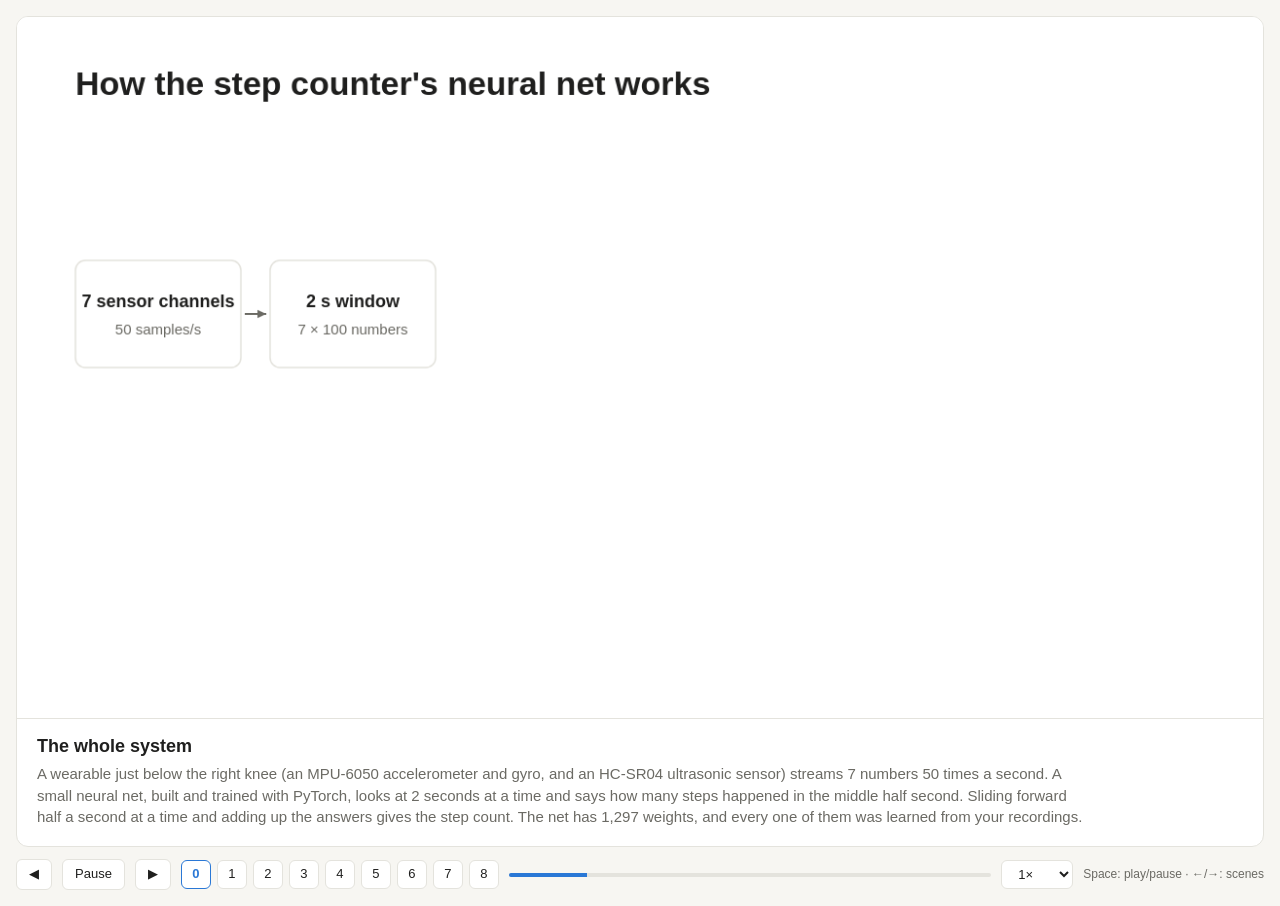
<file: Project 7 - Step Counter/explain.html>
<!doctype html>
<html lang="en">
<head>
<meta charset="utf-8">
<meta name="viewport" content="width=device-width, initial-scale=1">
<title>How the Step Net Works</title>
<!-- An animation of the step counter's neural net, from the sensors through PyTorch to
     back-propagation. Every number is real: explain_export.py fills in the data block below
     from your recordings and trained nets. Space = play/pause, arrows = previous/next scene. -->
<style>
  :root {
    color-scheme: light;
    --bg: #f7f6f2; --surface: #ffffff; --ink: #1f1f1e; --muted: #6b6a64; --line: #e4e3dd;
    --blue: #2a78d6; --orange: #eb6834; --aqua: #1baf7a; --yellow: #eda100; --neutral: #f1f0ec;
  }
  @media (prefers-color-scheme: dark) {
    :root:not([data-theme="light"]) {
      color-scheme: dark;
      --bg: #121211; --surface: #1a1a19; --ink: #f0efec; --muted: #a8a69c; --line: #33332f;
      --blue: #3987e5; --orange: #d95926; --aqua: #199e70; --yellow: #c98500; --neutral: #2a2a27;
    }
  }
  :root[data-theme="dark"] {
    color-scheme: dark;
    --bg: #121211; --surface: #1a1a19; --ink: #f0efec; --muted: #a8a69c; --line: #33332f;
    --blue: #3987e5; --orange: #d95926; --aqua: #199e70; --yellow: #c98500; --neutral: #2a2a27;
  }
  * { box-sizing: border-box; }
  body { margin: 0; background: var(--bg); color: var(--ink);
         font: 15px/1.45 -apple-system, BlinkMacSystemFont, "Segoe UI", Roboto, sans-serif; }
  .wrap { max-width: 1280px; margin: 0 auto; padding: 16px; }
  .stage { background: var(--surface); border: 1px solid var(--line); border-radius: 12px; overflow: hidden; }
  canvas { display: block; width: 100%; height: auto; aspect-ratio: 16 / 9; }
  .caption { padding: 14px 20px 18px; border-top: 1px solid var(--line); min-height: 96px; }
  .caption h2 { margin: 0 0 4px; font-size: 18px; }
  .caption p { margin: 0; color: var(--muted); max-width: 70em; }
  .bar { display: flex; flex-wrap: wrap; align-items: center; gap: 10px; margin-top: 12px; }
  button, select { font: inherit; font-size: 13px; color: var(--ink); background: var(--surface);
                   border: 1px solid var(--line); border-radius: 6px; padding: 5px 12px; cursor: pointer; }
  .dots { display: flex; gap: 6px; flex-wrap: wrap; }
  .dots button { width: 30px; padding: 4px 0; text-align: center; }
  .dots button[aria-current="true"] { border-color: var(--blue); color: var(--blue); font-weight: 700; }
  .progress { flex: 1; min-width: 120px; height: 4px; background: var(--line); border-radius: 2px; overflow: hidden; }
  .progress div { height: 100%; width: 0; background: var(--blue); }
  .hint { font-size: 12px; color: var(--muted); }
</style>
</head>
<body>
<div class="wrap">
  <div class="stage">
    <canvas id="c" width="1280" height="720" aria-label="Animation of the step-counting neural net"></canvas>
    <div class="caption"><h2 id="title"></h2><p id="text"></p></div>
  </div>
  <div class="bar">
    <button id="prev" aria-label="Previous scene">◀</button>
    <button id="play">Pause</button>
    <button id="next" aria-label="Next scene">▶</button>
    <div class="dots" id="dots"></div>
    <div class="progress"><div id="prog"></div></div>
    <select id="speed" aria-label="Speed"><option value="0.5">0.5×</option><option value="1" selected>1×</option><option value="1.5">1.5×</option></select>
    <span class="hint">Space: play/pause · ←/→: scenes</span>
  </div>
</div>

<script>
const D = /*DATA-BEGIN*/{"channels":["ax","ay","az","gx","gy","gz","dist"],"rate":50,"window":100,"hop":25,"center":37,"session":"walking_1102-185749","counted":81,"context":[[0.542,0.095,-0.332,-0.329,-0.187,0.051,0.087,-0.002,-0.096,-0.1,-0.074,-0.097,-0.024,0.196,0.3,0.222,0.013,0.079,0.119,0.346,0.552,0.39,0.144,-0.581,-0.695,0.036,0.363,0.362,0.167,0.452,0.507,0.748,0.092,0.166,0.217,0.049,0.085,0.092,0.15,0.202,0.158,-0.258,-0.447,-0.68,0.335,1.346,1.076,0.754,0.045,-0.751,-1.042,-0.793,0.062,0.538,0.59,0.44,-0.012,-0.297,-0.386,-0.062,0.205,0.275,0.024,-0.091,-0.18,-0.102,-0.075,-0.041,0.125,0.18,0.202,0.097,0.022,0.044,0.303,0.436,0.477,0.246,0.043,-0.341,-0.676,-0.068,0.434,0.225,0.111,0.297,0.46,0.668,-0.127,0.267,0.166,0.044,0.089,0.159,0.056,-0.022,0.107,-0.09,-0.631,-0.758,-0.164,1.465,1.518,1.442,0.045,-0.526,-1.701,-0.699,-0.19,0.399,0.785,0.532,-0.091,-0.393,-0.354,-0.183,0.101,0.155,0.038,-0.119,-0.146,-0.134,-0.09,-0.036,0.12,0.29,0.208,0.089,0.001,0.057,0.329,0.533,0.351,0.092,-0.271,-0.711,-0.254,0.514,0.406,0.185,0.355,0.54,0.829,0.078,0.177,0.247,0.045,0.094,-0.049,-0.035,0.113,0.331,-0.377,-0.619,-0.692,0.229,0.956,1.153,1.097,0.485,-0.514,-1.341,-1.186,-0.135,0.591,0.712,0.531,-0.115,-0.458,-0.255,-0.19,0.046,0.2,0.025,-0.069,-0.182,-0.181,-0.12,-0.073,0.008,0.084,0.129,0.083,0.043,0.031,0.287,0.493,0.598,0.339,0.249,-0.17,-0.642,-0.1,0.511,0.159,0.012,0.207,0.322,0.583,0.292,0.203,0.153,0.228,0.226,0.207,0.364,0.308,0.26,-0.252,-0.781,-0.696,0.17,0.906,0.396,0.477,-0.543,-0.673,-0.422,0.274,0.537,0.424,0.021,-0.186,-0.343,-0.139,-0.049,0.143,0.141,0.138,-0.041,-0.165,-0.192,-0.158,0.009,0.083,0.275,0.305,0.19,-0.011,0.084,0.159,0.408,0.501,0.299,0.102,-0.66,-0.812,0.256,0.242,0.196,0.065,0.169,0.267,0.919,-0.137,0.288,0.041,0.009,0.029,0.024,0.105,0.212,0.255,-0.49,-0.669,-0.33,0.735,1.356,1.021,0.68,-0.219,-1.069,-1.237,-0.562,0.043,0.672,0.718,0.379,-0.34,-0.369,-0.36,0.105,0.211,0.162,-0.076,-0.129,-0.132,-0.139,-0.065,0.086,0.278,0.252,0.076,-0.021,0.039,0.263,0.504,0.468,0.004,-0.272],[0.415,0.103,-0.047,-0.159,-0.173,0.066,0.166,0.26,0.141,0.005,-0.142,-0.177,-0.14,-0.025,0.084,0.102,-0.007,-0.301,-0.372,-0.469,-0.832,-0.783,-0.517,0.195,0.551,1.36,1.503,1.129,0.996,0.661,0.613,0.78,0.668,0.45,0.387,0.21,0.084,0.047,0.221,0.258,0.221,0.449,0.434,0.359,0.432,0.373,-0.829,-0.032,0.093,0.625,0.913,0.63,0.412,0.46,0.497,0.345,-0.045,-0.143,-0.21,-0.105,0.001,0.165,0.356,0.26,0.042,-0.198,-0.241,-0.18,0.081,0.1,0.043,-0.062,-0.087,-0.058,-0.128,-0.279,-0.617,-0.715,-0.563,-0.085,0.743,1.246,1.465,1.049,0.916,0.616,0.533,0.642,0.149,0.421,0.427,0.325,0.143,0.064,0.187,0.089,0.076,0.22,0.232,0.145,0.173,0.417,0.111,-1.056,0.138,0.288,1.006,0.253,-0.137,0.256,0.531,0.637,0.266,-0.17,-0.292,-0.195,0.093,0.205,0.322,0.036,-0.078,-0.268,-0.327,-0.267,-0.131,0.057,0.095,0.083,-0.12,-0.229,-0.389,-0.607,-0.718,-0.568,-0.066,0.328,1.269,1.531,1.287,1.017,0.707,0.574,0.732,0.53,0.443,0.43,0.324,0.248,0.028,0.071,0.049,0.102,0.481,0.42,0.168,0.393,0.437,-0.519,-0.421,-0.048,0.515,1.019,0.516,0.108,0.415,0.561,0.56,0.109,-0.08,-0.227,-0.072,0.082,0.256,0.397,0.328,0.049,-0.196,-0.314,-0.35,-0.139,-0.013,0.123,0.051,0.033,-0.084,-0.256,-0.394,-0.776,-0.736,-0.548,0.014,0.933,1.373,1.511,0.923,0.881,0.566,0.471,0.664,0.507,0.509,0.456,0.418,0.39,0.316,0.243,0.255,0.231,0.32,0.182,-0.038,0.086,-0.61,-1.398,-0.184,0.704,1.121,1.278,0.695,0.724,0.584,0.102,-0.073,-0.382,-0.289,-0.096,0.191,0.311,0.268,0.286,0.01,-0.05,-0.1,-0.093,-0.002,0.081,0.062,-0.009,-0.167,-0.37,-0.43,-0.519,-0.814,-0.669,-0.435,0.319,0.758,1.531,1.386,1.025,0.819,0.634,0.599,0.953,0.353,0.316,0.222,0.05,-0.01,0.169,0.221,0.186,0.28,0.351,0.188,0.169,0.543,0.433,-0.773,0.085,0.328,0.854,0.544,0.213,0.25,0.431,0.502,0.265,0.015,-0.176,-0.24,-0.048,0.121,0.243,0.171,0.012,-0.148,-0.232,-0.197,-0.014,0.14,0.142,0.039,-0.217,-0.265,-0.312,-0.653,-0.786,-0.62,-0.195],[-0.888,-0.776,-1.0,-1.181,-1.274,-1.038,-0.926,-0.964,-1.154,-1.173,-1.163,-1.184,-1.208,-1.196,-1.147,-1.17,-1.346,-1.509,-1.533,-1.742,-1.771,-1.484,-1.066,-1.558,-1.71,-1.152,-0.628,-0.384,-0.389,0.008,0.06,0.067,-0.227,-0.109,0.026,-0.214,-0.228,-0.617,-1.477,-1.787,-2.229,-1.953,-1.822,-1.818,-1.62,-1.669,-1.676,-1.911,-0.976,-0.05,-0.712,-1.01,-1.266,-1.23,-1.108,-0.883,-0.815,-0.937,-1.174,-1.272,-1.133,-0.897,-0.942,-1.051,-1.173,-1.197,-1.169,-1.144,-1.178,-1.153,-1.094,-1.257,-1.402,-1.441,-1.66,-1.702,-1.8,-1.315,-1.067,-1.217,-1.531,-1.235,-0.678,-0.436,-0.387,-0.167,-0.021,0.031,0.175,0.026,-0.027,-0.248,-0.421,-0.617,-1.183,-1.832,-2.234,-2.296,-1.787,-1.713,-1.586,-1.443,-1.305,-2.496,-0.815,-0.057,-0.32,-1.16,-1.247,-1.492,-0.819,-0.813,-0.731,-1.076,-1.245,-1.279,-0.918,-0.84,-1.05,-1.157,-1.17,-1.173,-1.205,-1.19,-1.186,-1.143,-1.145,-1.28,-1.472,-1.482,-1.639,-1.769,-1.634,-1.146,-1.313,-1.61,-1.241,-0.57,-0.352,-0.429,-0.147,0.061,0.176,-0.188,-0.091,0.062,-0.228,-0.225,-0.494,-1.431,-1.746,-2.484,-2.055,-1.871,-1.663,-1.536,-1.455,-1.039,-2.428,-1.601,-0.351,-0.716,-0.754,-1.009,-1.28,-1.067,-0.939,-0.815,-1.014,-1.097,-1.219,-1.089,-0.88,-0.983,-1.084,-1.132,-1.184,-1.173,-1.187,-1.175,-1.156,-1.176,-1.293,-1.333,-1.407,-1.66,-1.754,-1.751,-1.229,-1.014,-1.144,-1.689,-1.322,-0.744,-0.443,-0.432,-0.152,0.036,0.02,-0.024,-0.032,-0.122,-0.279,-0.447,-0.635,-1.085,-1.874,-2.2,-2.094,-1.841,-1.658,-1.869,-2.019,-2.127,-1.532,0.218,0.095,-0.826,-1.259,-1.374,-1.249,-0.841,-0.836,-0.951,-1.183,-1.219,-1.078,-0.941,-0.935,-1.065,-1.087,-1.148,-1.174,-1.155,-1.164,-1.183,-1.229,-1.252,-1.371,-1.539,-1.545,-1.722,-1.783,-1.472,-1.054,-1.537,-1.64,-0.994,-0.503,-0.38,-0.295,-0.05,0.041,0.227,-0.179,-0.02,-0.055,-0.358,-0.474,-1.124,-1.643,-1.858,-2.274,-1.833,-1.782,-1.69,-1.47,-1.445,-1.605,-1.902,-0.852,-0.471,-0.816,-1.001,-1.261,-1.158,-0.942,-0.788,-0.935,-1.065,-1.261,-1.137,-0.947,-0.9,-1.123,-1.171,-1.167,-1.15,-1.178,-1.201,-1.104,-1.092,-1.231,-1.539,-1.561,-1.803,-2.046,-1.811,-1.169,-1.123],[-0.26,-0.206,-0.167,-0.156,-0.18,-0.232,-0.239,-0.199,-0.201,-0.222,-0.266,-0.334,-0.359,-0.404,-0.49,-0.534,-0.592,-0.651,-0.672,-0.695,-0.714,-0.765,-0.873,-0.751,-0.569,-0.267,-0.058,-0.01,0.112,0.442,0.63,0.927,1.141,1.138,1.223,1.36,1.446,1.626,1.671,1.56,1.245,0.715,0.49,0.013,-0.607,-0.838,-0.938,-0.582,-0.611,-0.308,-0.294,-0.351,-0.382,-0.353,-0.304,-0.25,-0.182,-0.144,-0.134,-0.187,-0.225,-0.268,-0.203,-0.187,-0.185,-0.264,-0.304,-0.337,-0.37,-0.407,-0.482,-0.577,-0.604,-0.632,-0.658,-0.678,-0.698,-0.772,-0.834,-0.765,-0.412,-0.231,-0.078,0.014,0.066,0.272,0.675,0.872,1.074,1.198,1.232,1.304,1.458,1.562,1.661,1.472,1.318,0.963,0.408,0.114,-0.348,-0.927,-0.997,-0.682,-0.541,-0.449,-0.301,-0.411,-0.364,-0.317,-0.296,-0.265,-0.242,-0.163,-0.133,-0.156,-0.241,-0.218,-0.178,-0.197,-0.209,-0.26,-0.343,-0.377,-0.421,-0.525,-0.571,-0.62,-0.671,-0.677,-0.699,-0.716,-0.745,-0.856,-0.798,-0.646,-0.309,-0.051,-0.018,0.092,0.255,0.531,0.849,1.146,1.182,1.262,1.384,1.441,1.613,1.696,1.623,1.341,0.746,0.496,-0.042,-0.681,-0.919,-1.01,-0.365,-0.479,-0.416,-0.364,-0.426,-0.383,-0.325,-0.281,-0.227,-0.208,-0.19,-0.162,-0.186,-0.212,-0.209,-0.168,-0.172,-0.167,-0.205,-0.24,-0.303,-0.382,-0.415,-0.478,-0.559,-0.578,-0.607,-0.638,-0.657,-0.679,-0.783,-0.846,-0.787,-0.407,-0.241,-0.072,-0.023,0.039,0.213,0.564,0.833,1.087,1.258,1.303,1.383,1.485,1.557,1.628,1.387,1.199,0.847,0.234,-0.06,-0.491,-0.992,-0.947,-0.79,-0.367,-0.203,-0.235,-0.36,-0.368,-0.41,-0.27,-0.197,-0.091,-0.093,-0.166,-0.259,-0.267,-0.216,-0.161,-0.189,-0.216,-0.275,-0.312,-0.325,-0.371,-0.485,-0.525,-0.586,-0.657,-0.676,-0.703,-0.716,-0.788,-0.908,-0.71,-0.505,-0.192,-0.018,0.035,0.152,0.424,0.699,0.953,1.211,1.238,1.303,1.427,1.517,1.644,1.566,1.443,1.144,0.661,0.355,-0.18,-0.76,-0.955,-0.894,-0.447,-0.489,-0.284,-0.375,-0.383,-0.344,-0.34,-0.293,-0.258,-0.189,-0.168,-0.137,-0.23,-0.269,-0.241,-0.21,-0.224,-0.27,-0.347,-0.376,-0.41,-0.481,-0.529,-0.599,-0.66,-0.677,-0.708,-0.711,-0.73,-0.834,-0.788],[-0.143,-0.093,-0.121,-0.118,-0.13,-0.103,-0.093,-0.09,-0.081,-0.075,-0.076,-0.071,-0.07,-0.058,-0.045,-0.042,-0.037,-0.034,-0.027,0.005,0.034,0.09,0.234,0.321,0.217,-0.197,-0.169,-0.065,-0.037,-0.232,-0.256,-0.184,-0.18,-0.204,0.009,0.109,0.115,0.213,0.34,0.353,0.219,-0.069,-0.12,-0.221,-0.319,-0.085,0.204,-0.372,-0.357,-0.186,-0.156,-0.198,-0.123,-0.115,-0.138,-0.129,-0.084,-0.106,-0.097,-0.113,-0.112,-0.064,-0.058,-0.064,-0.057,-0.049,-0.056,-0.066,-0.04,-0.031,-0.019,-0.008,-0.005,-0.006,0.051,0.053,0.068,0.112,0.218,0.269,0.142,-0.139,-0.186,0.009,-0.025,-0.194,-0.292,-0.233,-0.095,-0.144,-0.018,0.055,0.066,0.134,0.283,0.308,0.236,-0.039,-0.227,-0.229,-0.37,-0.022,0.159,-0.074,-0.368,-0.126,-0.043,-0.326,-0.261,-0.21,-0.08,-0.068,-0.058,-0.083,-0.096,-0.097,-0.071,-0.044,-0.054,-0.048,-0.053,-0.064,-0.064,-0.065,-0.053,-0.039,-0.027,-0.01,-0.024,-0.028,0.007,-0.021,0.059,0.12,0.294,0.29,-0.127,-0.236,-0.118,-0.019,-0.227,-0.332,-0.283,-0.276,-0.298,-0.061,0.044,0.055,0.187,0.353,0.353,0.19,-0.151,-0.193,-0.259,-0.32,-0.241,0.159,-0.276,-0.292,-0.23,-0.166,-0.249,-0.176,-0.145,-0.108,-0.086,-0.088,-0.13,-0.088,-0.111,-0.138,-0.073,-0.06,-0.073,-0.062,-0.067,-0.074,-0.087,-0.078,-0.067,-0.048,-0.025,-0.028,-0.033,-0.0,0.0,0.001,0.123,0.196,0.316,0.15,-0.122,-0.22,-0.05,-0.043,-0.182,-0.261,-0.285,-0.268,-0.054,0.006,0.035,0.117,0.196,0.342,0.35,0.204,0.026,-0.158,-0.237,-0.258,0.125,-0.12,-0.512,-0.257,-0.212,-0.13,-0.167,-0.097,-0.06,-0.157,-0.171,-0.156,-0.091,-0.073,-0.086,-0.089,-0.086,-0.078,-0.067,-0.056,-0.054,-0.049,-0.042,-0.027,-0.022,-0.02,-0.026,-0.024,-0.015,0.011,0.067,0.112,0.251,0.404,0.26,-0.197,-0.105,-0.0,0.029,-0.12,-0.221,-0.044,-0.296,-0.244,0.116,0.12,0.162,0.294,0.286,0.246,0.047,-0.181,-0.17,-0.314,-0.278,0.003,0.181,-0.293,-0.28,-0.125,-0.262,-0.275,-0.153,-0.143,-0.113,-0.055,-0.096,-0.131,-0.096,-0.115,-0.072,-0.066,-0.067,-0.067,-0.064,-0.087,-0.079,-0.068,-0.034,-0.033,-0.022,-0.04,-0.042,-0.01,-0.003,0.006,0.125,0.25],[-0.151,-0.24,-0.089,0.007,0.141,0.19,0.153,0.07,-0.003,0.006,0.068,0.22,0.284,0.311,0.182,0.106,0.049,0.079,0.124,0.203,0.35,0.434,0.163,0.106,0.387,0.636,0.424,0.357,0.275,0.02,-0.12,-0.334,-0.464,-0.394,-0.41,-0.362,-0.328,-0.252,-0.186,-0.2,-0.291,-0.386,-0.328,-0.22,-0.112,0.043,0.608,-0.779,-0.839,-0.404,0.455,0.65,0.596,0.138,-0.035,-0.293,-0.3,-0.169,0.01,0.268,0.287,0.237,0.014,-0.066,-0.085,0.013,0.08,0.191,0.26,0.227,0.15,0.065,0.064,0.083,0.14,0.139,0.185,0.281,0.099,-0.094,0.456,0.575,0.449,0.308,0.267,0.114,-0.175,-0.323,-0.459,-0.374,-0.374,-0.35,-0.315,-0.289,-0.225,-0.211,-0.227,-0.412,-0.192,-0.046,0.102,0.227,0.525,-0.02,-1.103,-0.907,-0.265,0.659,0.77,0.609,0.086,-0.15,-0.249,-0.076,-0.001,0.12,0.226,0.169,0.006,-0.057,-0.04,0.029,0.2,0.271,0.302,0.166,0.101,0.057,0.023,0.061,0.16,0.3,0.412,0.298,0.062,0.312,0.687,0.5,0.402,0.349,0.179,-0.041,-0.325,-0.525,-0.452,-0.438,-0.39,-0.377,-0.297,-0.114,-0.091,-0.204,-0.373,-0.307,-0.065,0.018,0.021,0.63,-0.584,-0.923,-0.739,0.139,0.46,0.65,0.333,0.118,-0.237,-0.319,-0.219,-0.002,0.231,0.265,0.223,0.021,-0.044,-0.052,0.09,0.155,0.227,0.288,0.275,0.181,0.068,0.063,0.077,0.203,0.245,0.338,0.462,0.277,0.013,0.528,0.601,0.393,0.288,0.279,0.171,-0.026,-0.188,-0.255,-0.258,-0.261,-0.29,-0.349,-0.336,-0.316,-0.467,-0.567,-0.659,-0.444,-0.292,-0.088,0.59,0.351,-0.553,-0.08,0.278,0.681,0.519,0.184,-0.183,-0.422,-0.397,-0.161,0.181,0.294,0.344,0.156,0.045,-0.103,-0.098,-0.041,0.061,0.198,0.228,0.23,0.056,0.0,-0.017,0.08,0.128,0.209,0.375,0.453,0.143,0.16,0.441,0.556,0.249,0.22,0.17,0.012,-0.166,-0.534,-0.516,-0.468,-0.455,-0.356,-0.297,-0.162,-0.186,-0.24,-0.422,-0.355,-0.237,-0.095,-0.053,0.173,0.527,-0.82,-0.893,-0.553,0.378,0.614,0.652,0.316,0.074,-0.206,-0.217,-0.11,0.061,0.225,0.197,0.079,-0.05,-0.063,-0.012,0.096,0.195,0.276,0.225,0.129,0.017,0.035,0.08,0.169,0.302,0.394,0.319,0.08],[0.835,0.835,1.0,1.0,1.0,1.0,1.0,1.0,0.843,0.843,0.843,0.923,0.923,0.923,0.906,0.906,0.906,0.812,0.812,0.812,0.814,0.814,0.814,0.837,0.837,0.837,0.889,0.889,0.889,1.0,1.0,1.0,0.867,0.867,0.867,1.0,1.0,1.0,1.0,1.0,1.0,1.0,1.0,1.0,1.0,1.0,1.0,1.0,1.0,1.0,1.0,1.0,1.0,1.0,1.0,1.0,0.027,0.027,0.027,1.0,1.0,1.0,1.0,1.0,1.0,1.0,1.0,1.0,1.0,1.0,1.0,1.0,1.0,1.0,1.0,1.0,1.0,1.0,1.0,1.0,1.0,1.0,1.0,1.0,1.0,1.0,1.0,1.0,1.0,1.0,1.0,1.0,1.0,1.0,1.0,1.0,1.0,1.0,1.0,1.0,1.0,1.0,1.0,1.0,1.0,1.0,1.0,1.0,1.0,1.0,1.0,1.0,1.0,1.0,1.0,1.0,1.0,1.0,1.0,1.0,1.0,1.0,1.0,1.0,1.0,1.0,1.0,1.0,0.689,0.689,0.689,0.658,0.658,0.658,0.607,0.607,0.607,0.585,0.585,0.585,0.024,0.024,0.024,1.0,1.0,1.0,1.0,1.0,1.0,1.0,1.0,1.0,0.991,0.991,0.991,1.0,1.0,1.0,1.0,1.0,1.0,1.0,1.0,1.0,1.0,1.0,1.0,1.0,1.0,1.0,1.0,1.0,1.0,1.0,1.0,1.0,1.0,1.0,1.0,1.0,1.0,1.0,1.0,1.0,1.0,1.0,1.0,1.0,1.0,1.0,1.0,1.0,1.0,1.0,1.0,1.0,1.0,0.02,0.02,0.02,1.0,1.0,1.0,1.0,1.0,1.0,1.0,1.0,1.0,1.0,1.0,1.0,1.0,1.0,1.0,1.0,1.0,1.0,1.0,1.0,1.0,1.0,1.0,1.0,1.0,1.0,1.0,1.0,1.0,1.0,1.0,1.0,1.0,1.0,1.0,1.0,1.0,1.0,1.0,1.0,1.0,1.0,1.0,1.0,1.0,1.0,1.0,1.0,1.0,1.0,1.0,0.02,0.02,0.02,1.0,1.0,1.0,1.0,1.0,1.0,1.0,1.0,1.0,1.0,1.0,1.0,1.0,1.0,1.0,1.0,1.0,1.0,1.0,1.0,1.0,1.0,1.0,1.0,1.0,1.0,1.0,1.0,1.0,1.0,1.0,1.0,1.0,1.0,1.0,1.0,1.0,1.0,1.0,1.0,1.0,1.0,1.0,1.0,1.0,1.0]],"context_start":100,"context_events":[9.0,37.0,65.5,94.0,121.0,148.0,176.0,204.0,231.5,259.0,286.0],"x":[[-0.164,1.465,1.518,1.442,0.045,-0.526,-1.701,-0.699,-0.19,0.399,0.785,0.532,-0.091,-0.393,-0.354,-0.183,0.101,0.155,0.038,-0.119,-0.146,-0.134,-0.09,-0.036,0.12,0.29,0.208,0.089,0.001,0.057,0.329,0.533,0.351,0.092,-0.271,-0.711,-0.254,0.514,0.406,0.185,0.355,0.54,0.829,0.078,0.177,0.247,0.045,0.094,-0.049,-0.035,0.113,0.331,-0.377,-0.619,-0.692,0.229,0.956,1.153,1.097,0.485,-0.514,-1.341,-1.186,-0.135,0.591,0.712,0.531,-0.115,-0.458,-0.255,-0.19,0.046,0.2,0.025,-0.069,-0.182,-0.181,-0.12,-0.073,0.008,0.084,0.129,0.083,0.043,0.031,0.287,0.493,0.598,0.339,0.249,-0.17,-0.642,-0.1,0.511,0.159,0.012,0.207,0.322,0.583,0.292],[0.173,0.417,0.111,-1.056,0.138,0.288,1.006,0.253,-0.137,0.256,0.531,0.637,0.266,-0.17,-0.292,-0.195,0.093,0.205,0.322,0.036,-0.078,-0.268,-0.327,-0.267,-0.131,0.057,0.095,0.083,-0.12,-0.229,-0.389,-0.607,-0.718,-0.568,-0.066,0.328,1.269,1.531,1.287,1.017,0.707,0.574,0.732,0.53,0.443,0.43,0.324,0.248,0.028,0.071,0.049,0.102,0.481,0.42,0.168,0.393,0.437,-0.519,-0.421,-0.048,0.515,1.019,0.516,0.108,0.415,0.561,0.56,0.109,-0.08,-0.227,-0.072,0.082,0.256,0.397,0.328,0.049,-0.196,-0.314,-0.35,-0.139,-0.013,0.123,0.051,0.033,-0.084,-0.256,-0.394,-0.776,-0.736,-0.548,0.014,0.933,1.373,1.511,0.923,0.881,0.566,0.471,0.664,0.507],[-1.586,-1.443,-1.305,-2.496,-0.815,-0.057,-0.32,-1.16,-1.247,-1.492,-0.819,-0.813,-0.731,-1.076,-1.245,-1.279,-0.918,-0.84,-1.05,-1.157,-1.17,-1.173,-1.205,-1.19,-1.186,-1.143,-1.145,-1.28,-1.472,-1.482,-1.639,-1.769,-1.634,-1.146,-1.313,-1.61,-1.241,-0.57,-0.352,-0.429,-0.147,0.061,0.176,-0.188,-0.091,0.062,-0.228,-0.225,-0.494,-1.431,-1.746,-2.484,-2.055,-1.871,-1.663,-1.536,-1.455,-1.039,-2.428,-1.601,-0.351,-0.716,-0.754,-1.009,-1.28,-1.067,-0.939,-0.815,-1.014,-1.097,-1.219,-1.089,-0.88,-0.983,-1.084,-1.132,-1.184,-1.173,-1.187,-1.175,-1.156,-1.176,-1.293,-1.333,-1.407,-1.66,-1.754,-1.751,-1.229,-1.014,-1.144,-1.689,-1.322,-0.744,-0.443,-0.432,-0.152,0.036,0.02,-0.024],[-0.348,-0.927,-0.997,-0.682,-0.541,-0.449,-0.301,-0.411,-0.364,-0.317,-0.296,-0.265,-0.242,-0.163,-0.133,-0.156,-0.241,-0.218,-0.178,-0.197,-0.209,-0.26,-0.343,-0.377,-0.421,-0.525,-0.571,-0.62,-0.671,-0.677,-0.699,-0.716,-0.745,-0.856,-0.798,-0.646,-0.309,-0.051,-0.018,0.092,0.255,0.531,0.849,1.146,1.182,1.262,1.384,1.441,1.613,1.696,1.623,1.341,0.746,0.496,-0.042,-0.681,-0.919,-1.01,-0.365,-0.479,-0.416,-0.364,-0.426,-0.383,-0.325,-0.281,-0.227,-0.208,-0.19,-0.162,-0.186,-0.212,-0.209,-0.168,-0.172,-0.167,-0.205,-0.24,-0.303,-0.382,-0.415,-0.478,-0.559,-0.578,-0.607,-0.638,-0.657,-0.679,-0.783,-0.846,-0.787,-0.407,-0.241,-0.072,-0.023,0.039,0.213,0.564,0.833,1.087],[-0.37,-0.022,0.159,-0.074,-0.368,-0.126,-0.043,-0.326,-0.261,-0.21,-0.08,-0.068,-0.058,-0.083,-0.096,-0.097,-0.071,-0.044,-0.054,-0.048,-0.053,-0.064,-0.064,-0.065,-0.053,-0.039,-0.027,-0.01,-0.024,-0.028,0.007,-0.021,0.059,0.12,0.294,0.29,-0.127,-0.236,-0.118,-0.019,-0.227,-0.332,-0.283,-0.276,-0.298,-0.061,0.044,0.055,0.187,0.353,0.353,0.19,-0.151,-0.193,-0.259,-0.32,-0.241,0.159,-0.276,-0.292,-0.23,-0.166,-0.249,-0.176,-0.145,-0.108,-0.086,-0.088,-0.13,-0.088,-0.111,-0.138,-0.073,-0.06,-0.073,-0.062,-0.067,-0.074,-0.087,-0.078,-0.067,-0.048,-0.025,-0.028,-0.033,-0.0,0.0,0.001,0.123,0.196,0.316,0.15,-0.122,-0.22,-0.05,-0.043,-0.182,-0.261,-0.285,-0.268],[0.102,0.227,0.525,-0.02,-1.103,-0.907,-0.265,0.659,0.77,0.609,0.086,-0.15,-0.249,-0.076,-0.001,0.12,0.226,0.169,0.006,-0.057,-0.04,0.029,0.2,0.271,0.302,0.166,0.101,0.057,0.023,0.061,0.16,0.3,0.412,0.298,0.062,0.312,0.687,0.5,0.402,0.349,0.179,-0.041,-0.325,-0.525,-0.452,-0.438,-0.39,-0.377,-0.297,-0.114,-0.091,-0.204,-0.373,-0.307,-0.065,0.018,0.021,0.63,-0.584,-0.923,-0.739,0.139,0.46,0.65,0.333,0.118,-0.237,-0.319,-0.219,-0.002,0.231,0.265,0.223,0.021,-0.044,-0.052,0.09,0.155,0.227,0.288,0.275,0.181,0.068,0.063,0.077,0.203,0.245,0.338,0.462,0.277,0.013,0.528,0.601,0.393,0.288,0.279,0.171,-0.026,-0.188,-0.255],[1.0,1.0,1.0,1.0,1.0,1.0,1.0,1.0,1.0,1.0,1.0,1.0,1.0,1.0,1.0,1.0,1.0,1.0,1.0,1.0,1.0,1.0,1.0,1.0,1.0,1.0,1.0,1.0,0.689,0.689,0.689,0.658,0.658,0.658,0.607,0.607,0.607,0.585,0.585,0.585,0.024,0.024,0.024,1.0,1.0,1.0,1.0,1.0,1.0,1.0,1.0,1.0,0.991,0.991,0.991,1.0,1.0,1.0,1.0,1.0,1.0,1.0,1.0,1.0,1.0,1.0,1.0,1.0,1.0,1.0,1.0,1.0,1.0,1.0,1.0,1.0,1.0,1.0,1.0,1.0,1.0,1.0,1.0,1.0,1.0,1.0,1.0,1.0,1.0,1.0,1.0,1.0,1.0,1.0,1.0,1.0,1.0,0.02,0.02,0.02]],"events":[21.0,48.0,76.0],"target":1.0,"conv1_w":[[[-0.041,0.055,-0.013,-0.295,-0.142,0.007,0.106,0.035,-0.023],[0.119,-0.057,-0.206,-0.166,-0.07,0.058,0.246,0.247,0.132],[-0.112,-0.057,0.039,0.096,-0.019,0.104,0.007,0.056,0.134],[-0.259,-0.258,-0.242,-0.273,-0.122,-0.269,-0.241,-0.27,-0.292],[0.036,0.213,0.228,0.188,0.192,-0.065,-0.029,-0.03,-0.101],[-0.006,0.213,0.138,-0.227,-0.087,-0.011,0.003,-0.01,-0.032],[0.105,-0.045,0.061,-0.044,-0.049,-0.038,0.075,0.085,-0.032]],[[-0.009,0.062,-0.095,0.02,0.061,0.161,0.254,-0.213,-0.139],[0.068,0.127,0.071,0.123,0.013,0.1,-0.05,-0.361,-0.021],[0.079,0.059,-0.14,0.017,-0.021,-0.01,-0.068,0.03,-0.055],[0.102,0.026,-0.035,-0.136,-0.296,-0.213,-0.099,-0.121,-0.255],[-0.065,-0.044,-0.087,-0.166,-0.185,-0.307,-0.199,-0.378,-0.418],[-0.128,-0.127,-0.09,0.124,-0.135,0.042,0.027,-0.238,-0.251],[-0.0,0.022,0.016,0.029,-0.024,-0.085,0.05,-0.114,-0.059]],[[-0.052,0.095,0.021,0.075,0.035,0.018,-0.093,0.06,0.019],[-0.113,-0.062,-0.025,-0.031,0.063,0.074,0.208,0.187,0.049],[-0.164,-0.117,0.055,-0.064,-0.101,-0.123,-0.164,-0.145,-0.049],[-0.021,0.008,-0.157,0.075,-0.125,-0.042,-0.091,-0.079,-0.102],[-0.253,-0.142,0.115,0.038,0.067,0.273,-0.035,-0.045,0.07],[0.036,0.144,0.144,-0.016,0.138,0.081,0.022,0.058,-0.115],[-0.012,-0.033,0.131,0.064,0.076,0.033,-0.036,0.013,-0.074]],[[-0.232,-0.008,0.016,-0.032,0.067,0.265,0.041,-0.145,-0.153],[-0.296,-0.021,0.242,0.249,-0.179,-0.171,-0.038,0.252,-0.052],[0.212,0.012,0.025,0.174,0.074,-0.139,-0.124,-0.011,0.064],[0.021,0.074,0.272,0.055,0.168,0.317,0.098,-0.088,-0.367],[0.013,-0.083,0.023,-0.011,0.32,0.462,0.288,0.166,0.383],[0.498,0.186,0.196,-0.017,-0.046,-0.005,-0.2,-0.009,0.2],[0.093,0.197,-0.12,-0.042,-0.21,-0.06,-0.041,-0.111,0.02]],[[0.088,0.029,-0.114,0.06,-0.303,0.134,0.099,0.011,0.22],[0.043,0.068,0.194,0.17,0.024,0.055,0.182,0.232,0.041],[-0.04,-0.004,-0.122,0.046,-0.023,-0.11,0.073,-0.13,-0.031],[0.022,-0.059,-0.156,-0.177,0.04,-0.031,0.029,-0.137,-0.099],[-0.323,-0.219,-0.035,0.177,0.133,0.056,0.047,0.036,0.263],[-0.183,-0.051,-0.118,-0.1,-0.039,-0.17,-0.017,0.034,-0.087],[-0.11,-0.046,-0.046,-0.091,-0.173,-0.046,0.042,0.027,0.015]],[[0.161,-0.152,-0.075,0.022,0.139,0.188,0.053,-0.146,-0.113],[0.082,0.164,0.074,0.023,0.15,0.029,-0.226,-0.459,-0.051],[0.02,-0.099,0.054,0.074,0.089,0.079,0.075,-0.058,-0.06],[0.174,0.115,-0.001,0.225,0.192,0.199,0.055,0.189,0.107],[-0.048,-0.093,0.098,0.086,0.104,-0.038,0.093,-0.232,-0.005],[-0.181,-0.189,-0.09,0.147,0.073,0.04,0.07,-0.096,0.022],[-0.018,-0.077,0.103,-0.071,-0.04,-0.118,-0.036,0.167,0.183]],[[-0.073,0.088,0.113,-0.148,-0.192,0.022,0.18,0.131,-0.064],[0.127,-0.01,0.109,0.091,0.046,-0.111,-0.063,-0.209,0.052],[0.046,-0.079,-0.113,0.109,0.083,0.055,-0.036,0.129,0.05],[-0.254,0.034,0.052,-0.071,0.101,0.031,0.153,0.369,0.273],[0.143,-0.035,-0.058,0.01,0.023,-0.0,-0.049,-0.158,-0.069],[-0.125,-0.024,-0.281,-0.157,-0.233,-0.06,-0.025,-0.103,0.021],[0.144,0.045,-0.05,-0.003,0.092,-0.022,0.114,-0.048,-0.026]],[[-0.023,0.151,-0.027,0.041,0.136,0.039,0.169,0.113,-0.133],[0.005,-0.111,0.037,0.029,-0.042,0.148,0.033,-0.047,-0.305],[-0.182,-0.176,-0.093,-0.052,-0.145,-0.01,0.044,-0.051,-0.122],[-0.109,-0.047,0.079,0.111,0.001,-0.15,-0.112,-0.263,-0.29],[-0.049,-0.2,0.111,-0.108,-0.017,-0.029,0.158,-0.078,-0.275],[0.071,-0.046,-0.099,0.063,-0.012,0.052,0.078,0.073,0.19],[0.032,-0.047,-0.035,0.133,0.129,-0.125,0.078,0.022,0.078]]],"conv1_b":[0.124,-0.05,0.05,0.077,-0.042,0.115,0.042,0.08],"z1":[[0.692,0.422,0.03,0.422,1.278,1.909,1.667,1.141,0.572,0.362,0.265,0.069,0.145,0.483,0.622,0.668,0.463,0.214,0.163,0.235,0.333,0.524,0.787,0.935,0.991,0.897,0.783,0.76,0.818,0.978,1.049,1.134,1.418,1.896,2.461,2.546,1.86,0.703,-0.076,-0.398,-0.608,-1.014,-1.571,-1.976,-2.578,-3.243,-3.659,-3.625,-3.302,-2.835,-2.546,-2.041,-1.462,-0.512,-0.337,-0.181,0.26,0.44,1.012,1.552,1.487,1.23,1.077,0.795,0.429,0.194,0.056,0.171,0.545,0.693,0.626,0.456,0.271,0.118,0.131,0.169,0.305,0.558,0.778,0.884,0.867,0.768,0.734,0.739,0.776,0.862,0.929,1.14,1.593,2.152,2.454,2.319,1.387,0.401,-0.149,-0.283,-0.244,-0.445,-0.662,-0.803],[1.677,2.204,1.77,0.791,-0.213,-0.124,-0.34,0.111,0.978,1.096,0.819,0.314,-0.031,-0.082,0.139,0.282,0.359,0.326,0.233,0.229,0.254,0.28,0.278,0.392,0.516,0.64,0.572,0.561,0.714,0.915,0.957,0.566,0.027,-0.755,-1.03,-0.803,-0.429,0.047,-0.071,-0.157,0.083,-0.207,-0.825,-1.106,-1.343,-1.287,-1.61,-1.659,-1.273,-0.907,-0.662,-0.183,-0.202,-0.084,1.083,2.028,2.277,1.596,0.771,-0.064,-0.228,-0.262,0.362,0.971,1.255,0.761,0.343,0.104,0.014,0.139,0.285,0.293,0.32,0.264,0.219,0.308,0.266,0.288,0.315,0.368,0.415,0.413,0.406,0.486,0.697,0.803,0.706,0.353,-0.371,-0.904,-1.034,-0.693,-0.352,-0.04,0.024,-0.281,0.149,0.232,-0.092,-0.168],[1.248,1.27,1.27,1.226,1.931,1.357,1.472,1.527,1.143,0.956,1.27,1.497,1.485,1.273,1.05,1.058,1.213,1.34,1.394,1.316,1.16,1.208,1.359,1.519,1.689,1.791,1.843,1.811,1.686,1.561,1.532,1.693,1.955,2.37,2.567,2.327,1.879,1.35,1.048,0.712,0.267,-0.105,-0.384,-0.432,-0.397,-0.403,-0.37,0.112,0.476,0.756,1.078,1.143,1.445,1.383,1.469,1.498,1.729,1.676,1.71,2.002,1.525,1.471,1.63,1.31,1.118,1.219,1.302,1.279,1.208,1.13,1.118,1.288,1.398,1.373,1.327,1.181,1.117,1.23,1.419,1.599,1.713,1.782,1.818,1.751,1.637,1.54,1.607,1.697,2.165,2.619,2.741,2.35,1.751,1.301,0.97,0.835,0.544,0.116,-0.023,-0.137],[-1.018,-0.189,0.252,-0.21,-1.87,-2.535,-1.898,-1.586,-1.324,-0.937,-0.491,-0.084,0.078,-0.396,-1.057,-1.248,-0.969,-0.544,-0.377,-0.33,-0.451,-0.662,-0.856,-0.797,-0.723,-0.599,-0.463,-0.513,-0.507,-0.518,-0.412,-0.404,-0.709,-0.978,-1.236,-1.373,-1.362,-1.002,-0.719,-0.339,-0.331,-0.292,-0.147,-0.186,-0.038,-0.103,0.071,0.447,0.987,1.365,1.303,0.503,-0.181,-0.294,-1.548,-1.974,-0.959,0.016,-0.414,-1.906,-2.599,-1.848,-1.956,-1.212,-0.79,-0.339,-0.068,-0.171,-0.755,-1.153,-1.349,-0.954,-0.646,-0.454,-0.351,-0.38,-0.518,-0.788,-0.864,-0.807,-0.611,-0.514,-0.524,-0.616,-0.547,-0.519,-0.596,-0.609,-0.657,-1.084,-1.283,-1.4,-1.061,-0.876,-0.701,-0.617,-0.022,0.284,0.582,0.693],[0.539,-0.582,-0.049,0.077,0.039,0.107,0.932,0.883,0.955,0.165,-0.34,-0.26,-0.028,0.248,0.289,0.176,-0.075,-0.128,-0.136,-0.082,-0.027,0.049,0.077,0.071,0.051,-0.018,0.046,0.172,0.239,0.223,0.109,-0.011,0.041,0.326,0.634,0.902,0.711,0.318,0.323,0.181,0.345,0.334,-0.099,-0.051,-0.271,-0.17,-0.009,-0.206,-0.173,-0.315,-0.382,-0.325,-0.02,0.375,0.62,0.529,0.084,0.244,0.337,-0.008,0.391,0.761,1.328,1.052,0.286,-0.172,-0.281,0.053,0.323,0.247,0.29,0.044,-0.073,-0.078,-0.118,-0.013,0.021,0.042,0.036,-0.02,-0.03,0.085,0.198,0.235,0.187,0.065,-0.027,-0.24,0.055,0.274,0.435,0.612,0.361,0.119,0.166,-0.014,0.068,0.212,-0.241,-0.236],[0.254,0.094,-0.288,-0.776,-1.397,-1.441,-1.053,-0.523,-0.073,0.324,0.085,-0.204,-0.428,-0.602,-0.321,-0.167,-0.058,-0.061,-0.072,-0.212,-0.261,-0.338,-0.477,-0.553,-0.618,-0.665,-0.767,-0.8,-0.704,-0.546,-0.562,-0.749,-1.216,-2.021,-2.442,-1.991,-1.233,-0.507,-0.139,0.283,0.98,1.379,1.25,1.284,1.49,2.07,2.409,2.243,2.077,1.898,1.525,0.969,0.147,-0.513,-0.099,0.799,0.304,-0.231,-0.951,-1.363,-1.662,-1.118,-0.393,0.048,0.47,0.143,-0.315,-0.488,-0.458,-0.357,-0.172,-0.147,-0.14,-0.059,-0.106,-0.134,-0.172,-0.284,-0.446,-0.527,-0.604,-0.637,-0.698,-0.668,-0.467,-0.419,-0.472,-0.752,-1.384,-2.054,-2.204,-1.612,-0.854,-0.411,-0.181,-0.051,0.394,0.772,0.987,0.559],[-0.336,-0.55,-0.812,-1.238,-0.797,0.456,1.038,0.23,-0.283,-0.605,-0.414,-0.245,0.083,0.196,0.098,-0.16,-0.233,-0.314,-0.272,-0.249,-0.17,-0.271,-0.403,-0.58,-0.787,-0.86,-0.861,-0.707,-0.586,-0.519,-0.624,-0.962,-1.148,-1.027,-0.604,-0.454,-0.335,0.039,0.568,1.178,1.184,1.256,1.414,1.728,1.811,1.713,1.527,1.451,1.13,0.691,-0.075,-0.681,-0.897,-0.539,-0.26,-0.332,-0.116,-0.466,-0.832,-0.949,0.204,0.804,0.42,-0.145,-0.441,-0.496,-0.045,0.143,0.322,0.143,-0.122,-0.303,-0.348,-0.278,-0.158,-0.083,-0.17,-0.303,-0.531,-0.683,-0.795,-0.831,-0.796,-0.636,-0.462,-0.538,-0.728,-0.858,-1.066,-0.947,-0.689,-0.413,-0.275,0.165,0.888,1.256,1.052,0.512,0.329,0.514],[1.755,1.407,0.804,1.564,1.845,1.662,1.595,1.429,1.306,1.037,1.434,1.551,1.361,1.279,1.193,1.325,1.379,1.527,1.587,1.59,1.525,1.506,1.643,1.767,1.91,1.976,1.981,2.16,2.296,2.19,2.033,2.037,1.639,1.149,1.184,1.325,1.206,0.95,0.336,0.301,-0.034,-0.54,-0.798,-0.613,-0.523,-0.579,-0.745,-0.501,-0.181,0.114,0.624,1.153,1.451,2.265,2.656,2.576,1.783,1.42,1.842,1.834,1.621,1.739,1.591,1.385,1.164,1.259,1.402,1.418,1.282,1.247,1.251,1.33,1.491,1.519,1.58,1.536,1.475,1.513,1.654,1.754,1.864,1.958,2.063,2.264,2.339,2.315,2.15,2.009,1.616,1.286,1.467,1.377,1.373,0.956,0.42,0.174,0.525,0.37,0.212,0.391]],"a1":[[0.692,0.422,1.909,1.667,0.572,0.265,0.483,0.668,0.463,0.235,0.524,0.935,0.991,0.783,0.978,1.134,1.896,2.546,1.86,0.0,0.0,0.0,0.0,0.0,0.0,0.0,0.0,0.0,0.44,1.552,1.487,1.077,0.429,0.171,0.693,0.626,0.271,0.169,0.558,0.884,0.867,0.739,0.862,1.14,2.152,2.454,1.387,0.0,0.0,0.0],[2.204,1.77,0.0,0.111,1.096,0.819,0.0,0.282,0.359,0.233,0.28,0.392,0.64,0.572,0.915,0.957,0.027,0.0,0.047,0.0,0.083,0.0,0.0,0.0,0.0,0.0,0.0,2.028,2.277,0.771,0.0,0.971,1.255,0.343,0.139,0.293,0.32,0.308,0.288,0.368,0.415,0.486,0.803,0.706,0.0,0.0,0.0,0.024,0.232,0.0],[1.27,1.27,1.931,1.527,1.143,1.497,1.485,1.058,1.34,1.394,1.208,1.519,1.791,1.843,1.686,1.693,2.37,2.567,1.879,1.048,0.267,0.0,0.0,0.112,0.756,1.143,1.445,1.498,1.729,2.002,1.525,1.63,1.219,1.302,1.208,1.288,1.398,1.327,1.23,1.599,1.782,1.818,1.637,1.697,2.619,2.741,1.751,0.97,0.544,0.0],[0.0,0.252,0.0,0.0,0.0,0.0,0.078,0.0,0.0,0.0,0.0,0.0,0.0,0.0,0.0,0.0,0.0,0.0,0.0,0.0,0.0,0.0,0.0,0.447,1.365,1.303,0.0,0.0,0.016,0.0,0.0,0.0,0.0,0.0,0.0,0.0,0.0,0.0,0.0,0.0,0.0,0.0,0.0,0.0,0.0,0.0,0.0,0.0,0.284,0.693],[0.539,0.077,0.107,0.932,0.955,0.0,0.248,0.289,0.0,0.0,0.049,0.077,0.051,0.172,0.239,0.109,0.326,0.902,0.711,0.323,0.345,0.0,0.0,0.0,0.0,0.0,0.375,0.62,0.244,0.337,0.761,1.328,0.286,0.053,0.323,0.29,0.0,0.0,0.042,0.036,0.085,0.235,0.187,0.0,0.274,0.612,0.361,0.166,0.212,0.0],[0.254,0.0,0.0,0.0,0.324,0.085,0.0,0.0,0.0,0.0,0.0,0.0,0.0,0.0,0.0,0.0,0.0,0.0,0.0,0.283,1.379,1.284,2.07,2.409,2.077,1.525,0.147,0.799,0.304,0.0,0.0,0.048,0.47,0.0,0.0,0.0,0.0,0.0,0.0,0.0,0.0,0.0,0.0,0.0,0.0,0.0,0.0,0.0,0.772,0.987],[0.0,0.0,0.456,1.038,0.0,0.0,0.196,0.098,0.0,0.0,0.0,0.0,0.0,0.0,0.0,0.0,0.0,0.0,0.039,1.178,1.256,1.728,1.811,1.527,1.13,0.0,0.0,0.0,0.0,0.0,0.804,0.42,0.0,0.143,0.322,0.0,0.0,0.0,0.0,0.0,0.0,0.0,0.0,0.0,0.0,0.0,0.165,1.256,1.052,0.514],[1.755,1.564,1.845,1.595,1.306,1.551,1.361,1.325,1.527,1.59,1.525,1.767,1.976,2.16,2.296,2.037,1.639,1.325,1.206,0.336,0.0,0.0,0.0,0.0,0.114,1.153,2.265,2.656,1.783,1.842,1.739,1.591,1.259,1.418,1.282,1.33,1.519,1.58,1.513,1.754,1.958,2.264,2.339,2.15,1.616,1.467,1.373,0.42,0.525,0.391]],"a2":[[0.0,0.0,0.0,0.0,0.0,0.0,0.0,0.0,0.0,0.0,1.251,1.766,0.0,0.0,0.0,0.0,0.0,0.0,0.0,0.0,0.0,0.0,0.0,0.0,0.0],[0.0,0.0,0.0,0.0,0.0,0.0,0.0,0.0,0.0,0.0,0.741,0.991,0.0,0.0,0.0,0.0,0.0,0.0,0.0,0.0,0.0,0.0,0.0,0.0,0.259],[0.0,0.0,0.326,0.979,0.301,0.169,0.0,0.451,0.867,0.693,0.545,0.0,0.0,0.0,0.0,0.163,0.802,1.151,0.288,0.378,0.0,0.608,0.797,0.884,1.138],[0.583,0.531,0.881,0.651,0.591,0.535,0.586,0.899,0.587,0.935,1.196,1.091,0.141,1.11,1.023,0.996,0.554,0.625,0.431,0.419,0.594,0.863,0.752,0.649,0.493],[0.672,1.04,0.764,0.977,1.191,1.346,1.481,1.331,0.929,0.0,0.0,0.0,0.0,1.144,1.172,1.375,0.669,0.946,1.199,1.402,1.479,1.318,1.066,0.624,0.659],[0.55,0.362,0.251,0.0,0.0,0.0,0.0,0.0,0.691,0.0,0.082,0.0,0.09,0.0,0.953,0.405,0.098,0.0,0.0,0.0,0.0,0.0,0.465,0.0,0.708],[0.0,0.0,0.0,0.0,0.0,0.0,0.0,0.0,0.0,0.0,0.0,1.202,1.137,1.052,0.0,0.0,0.0,0.0,0.0,0.0,0.0,0.0,0.0,0.0,0.0],[0.993,1.226,0.605,1.196,0.685,0.978,1.098,1.127,0.917,0.905,1.753,1.554,2.661,3.23,1.409,1.303,0.853,1.304,0.629,0.897,1.071,1.028,0.701,0.19,0.882]],"fc_w":[-0.051,0.0152,0.0193,-0.1173,-0.1108,-0.1099,-0.144,-0.3134,-0.0861,-0.0472,-0.1584,-0.0643,-0.2012,0.0557,-0.1865,-0.7365,0.0029,-0.0758,-0.039,-0.0348,-0.0266,0.132,-0.0621,-0.0535,-0.0316,0.127,-0.1621,-0.1712,0.0566,-0.2852,-0.0516,0.006,-0.2773,0.1151,-0.2289,-0.0908,-0.1243,-0.1042,-0.3591,0.0008,-0.1953,0.1731,-0.2011,-0.1563,0.0182,-0.0495,-0.4259,-0.228,-0.2936,-0.159,-0.2335,-0.1496,-0.0768,-0.109,-0.0122,-0.135,-0.0579,0.0806,0.1508,-0.0827,0.0038,-0.0079,0.009,-0.0755,-0.2129,-0.074,-0.1196,0.0423,0.0265,-0.0696,0.0399,0.0272,-0.0671,-0.0695,-0.0732,-0.1385,-0.118,-0.0867,0.0133,-0.0596,-0.0555,0.0037,-0.0831,-0.01,0.0476,-0.0216,0.1119,0.0438,0.0508,0.0025,-0.0198,0.1553,0.1419,0.0083,0.0013,0.1491,0.1062,0.0701,-0.0,-0.1573,0.0234,-0.0496,0.0071,-0.0814,0.0259,0.011,0.0024,-0.1494,-0.1258,-0.0761,-0.2086,0.0282,-0.0905,-0.0458,0.0266,-0.0181,0.0758,-0.1012,-0.0807,-0.1401,-0.0299,0.0299,-0.0863,0.0235,0.0244,0.1605,-0.0394,-0.0017,-0.0886,0.0991,0.0564,0.06,0.1519,-0.0371,0.2108,0.2287,-0.0016,0.1084,0.0981,-0.077,0.0538,0.0155,0.0111,-0.007,-0.1385,-0.0335,0.0131,-0.089,-0.0866,-0.1102,-0.3558,-0.0421,0.2173,-0.0595,0.0442,0.2086,0.1304,0.3432,-0.3002,0.1254,0.2058,0.0991,0.1387,0.2712,0.0361,0.3716,0.3103,-0.0276,0.1178,0.0714,0.0037,0.0793,-0.0352,-0.0298,0.0709,-0.0301,-0.0443,-0.0891,-0.0026,0.0253,0.0762,0.0318,0.032,0.0522,-0.0359,-0.0453,0.1314,0.131,0.0964,0.0348,0.1088,0.1013,0.1068,0.0438,0.0877,0.0789,0.058,0.0735,-0.0015,0.0382],"fc_b":-0.056385450065135956,"z":0.47556746006011963,"out":0.9589389562606812,"loss":0.001686009345576167,"lr":0.003,"windows":3954,"grad_fc":[0.0,0.0,0.0,0.0,0.0,0.0,0.0,0.0,0.0,0.0,-0.06337,-0.08943,0.0,0.0,0.0,0.0,0.0,0.0,0.0,0.0,0.0,0.0,0.0,0.0,0.0,0.0,0.0,0.0,0.0,0.0,0.0,0.0,0.0,0.0,0.0,-0.03753,-0.05021,0.0,0.0,0.0,0.0,0.0,0.0,0.0,0.0,0.0,0.0,0.0,0.0,-0.01311,0.0,0.0,-0.0165,-0.04958,-0.01526,-0.00856,0.0,-0.02286,-0.0439,-0.03508,-0.02761,0.0,0.0,0.0,0.0,-0.00827,-0.04064,-0.05832,-0.01461,-0.01913,0.0,-0.03077,-0.04036,-0.04476,-0.05765,-0.02951,-0.0269,-0.04462,-0.03299,-0.02994,-0.02709,-0.02968,-0.04555,-0.02973,-0.04737,-0.06056,-0.05527,-0.00715,-0.05621,-0.05181,-0.05044,-0.02805,-0.03165,-0.02181,-0.02124,-0.03006,-0.04373,-0.03807,-0.03288,-0.02496,-0.03403,-0.05267,-0.03869,-0.04946,-0.06031,-0.06819,-0.07498,-0.06742,-0.04705,0.0,0.0,0.0,0.0,-0.05795,-0.05935,-0.06962,-0.0339,-0.04793,-0.06075,-0.071,-0.0749,-0.06673,-0.05401,-0.03162,-0.03337,-0.02784,-0.01834,-0.01269,0.0,0.0,0.0,0.0,0.0,-0.03501,0.0,-0.00414,0.0,-0.00454,0.0,-0.04828,-0.02051,-0.00497,0.0,0.0,0.0,0.0,0.0,-0.02358,0.0,-0.03584,0.0,0.0,0.0,0.0,0.0,0.0,0.0,0.0,0.0,0.0,0.0,-0.06089,-0.05757,-0.05326,0.0,0.0,0.0,0.0,0.0,0.0,0.0,0.0,0.0,0.0,0.0,-0.0503,-0.0621,-0.03066,-0.06058,-0.03467,-0.04953,-0.05561,-0.05709,-0.04645,-0.04584,-0.08878,-0.07871,-0.13477,-0.1636,-0.07134,-0.066,-0.04319,-0.06604,-0.03185,-0.04543,-0.05422,-0.05204,-0.03552,-0.0096,-0.04465],"grad_conv2":[0.45815,0.65841,1.11748,0.69717,1.56298,0.71709,1.20262,2.4192],"grad_conv1":[[[-0.00173,0.00065,0.01011,0.01244,0.00462,0.00223,-0.00716,-0.00752,-0.00835],[0.00142,-0.00524,-0.00394,-0.00434,0.00109,0.00269,0.00248,0.00051,0.00486],[0.06095,0.0546,0.05457,0.0605,0.05875,0.05882,0.06374,0.06051,0.06338],[0.01602,0.01493,0.01381,0.015,0.01551,0.01659,0.01713,0.01937,0.02075],[0.0055,0.00388,0.00246,0.00296,0.00303,0.00139,0.00162,0.00059,0.00016],[-0.00162,0.00089,-0.00393,-0.01138,-0.01085,-0.01318,-0.00958,-0.00941,-0.00852],[-0.05486,-0.05447,-0.05445,-0.05399,-0.05139,-0.05138,-0.05031,-0.05036,-0.05021]],[[0.00771,0.00238,0.0001,0.00185,0.00239,-0.00214,-0.01229,-0.00787,-0.00288],[-0.01499,-0.01207,-0.00554,0.00333,0.00795,0.00883,0.01141,0.01319,0.01168],[0.0449,0.04262,0.03702,0.04337,0.04499,0.04858,0.05463,0.05825,0.05807],[0.00483,0.00259,0.00456,0.00965,0.01577,0.01627,0.01655,0.01368,0.01763],[0.00498,0.00771,0.00729,0.00384,0.00134,0.00178,0.00305,0.00149,-0.00065],[0.00029,-0.00574,-0.00456,0.00042,-0.00345,-0.00629,-0.0035,0.00171,0.00144],[-0.04259,-0.04297,-0.04179,-0.04094,-0.04076,-0.04076,-0.03972,-0.04908,-0.04908]],[[0.00139,-0.00277,-4e-05,-0.0032,-0.00348,-0.00109,-0.00635,-0.00249,-0.00758],[-0.008,-0.01367,-0.01654,-0.01544,-0.01251,-0.01198,-0.0107,-0.00773,-0.00673],[-0.01312,-0.01164,-0.01853,-0.01735,-0.02155,-0.02695,-0.02626,-0.0305,-0.03206],[-0.00954,-0.01302,-0.014,-0.01605,-0.01565,-0.01642,-0.02029,-0.02229,-0.01973],[-0.00405,-0.00354,-0.00277,-0.00013,0.00033,0.00133,0.00322,0.00373,0.00291],[0.00273,-0.0,-0.00403,-0.00159,0.00267,0.00291,0.00479,0.00708,0.00895],[0.01518,0.01523,0.01626,0.01526,0.0179,0.02005,0.02253,0.01988,0.01925]],[[-0.00198,-0.00072,-4e-05,0.00276,0.00355,0.00237,-0.00147,-0.00124,-0.00285],[-1e-05,-0.00021,-0.00065,0.00102,-0.00036,-0.00284,0.00042,0.00124,0.00186],[-0.0007,0.0007,-0.00172,-0.0048,-0.00336,-0.00761,-0.00434,-0.00355,-0.00687],[0.00519,0.00467,0.00459,0.00389,0.00309,0.00118,-7e-05,0.00347,0.00222],[6e-05,-0.00108,-0.00091,0.00025,0.00076,0.00061,0.00026,0.00064,0.00023],[-0.00336,-0.00267,-0.00187,-0.00104,0.00016,-0.0013,-0.00242,-0.00217,-0.00047],[0.00228,0.00228,0.00141,0.00141,0.00388,0.00383,0.00381,0.00388,0.00388]],[[0.00067,0.00037,0.002,0.00198,0.00215,-0.00348,-0.00899,-0.00863,-0.00675],[-0.00945,-0.00869,-0.01314,-0.01224,-0.0063,-0.0034,-0.00192,0.00395,0.00855],[-0.00221,-0.0049,-0.00981,-0.00694,-0.00556,-0.00831,-0.00837,-0.00277,-0.00391],[-0.00792,-0.0097,-0.01068,-0.01066,-0.00958,-0.00819,-0.00842,-0.00412,-0.00359],[-0.00025,-0.00056,-0.00013,0.00144,0.00262,0.00251,0.00227,0.00102,-0.0004],[-0.00057,-0.00059,-0.00164,-0.00114,0.00209,-0.00034,0.00333,0.00542,0.00524],[0.00196,0.00151,0.00091,0.00108,0.0063,0.00651,0.00744,0.0039,0.00232]],[[-0.00632,0.00018,0.0047,0.00209,-0.00087,-0.00233,-0.00134,-0.00182,0.00147],[-0.00906,-0.01096,-0.01112,-0.00673,-0.00343,-0.00513,-0.00559,-0.00618,-0.00427],[0.00763,0.0034,0.00665,0.0062,0.0061,0.01144,0.01358,0.01648,0.01863],[-0.0065,-0.00872,-0.00998,-0.01041,-0.01298,-0.01561,-0.01864,-0.01488,-0.01176],[0.00427,0.00194,0.00096,0.00114,-0.00025,-0.00057,-0.00012,-0.00071,-7e-05],[0.00566,0.00475,0.00136,0.00011,1e-05,0.00153,0.00373,0.00351,0.00269],[-0.01134,-0.01399,-0.0148,-0.01511,-0.01114,-0.01071,-0.01303,-0.013,-0.0137]],[[-0.00533,-0.00132,0.00371,0.00613,0.00133,-0.00384,-0.00263,-0.00352,0.00092],[-0.00035,-0.00407,-0.00879,-0.00556,-0.00064,0.0016,-0.00209,-0.00253,-0.00339],[0.01146,0.00278,0.001,0.00761,0.00767,0.01096,0.01277,0.01094,0.00996],[-0.00304,-0.0017,-0.00382,-0.00382,-0.00373,-0.00419,-0.00397,-0.00311,-0.00285],[0.00282,0.00062,6e-05,0.00024,0.00069,-0.00123,-0.00065,-3e-05,0.00051],[0.00529,0.0041,0.00196,-0.00194,-0.00158,-0.00193,-0.0002,0.00057,0.00275],[-0.00734,-0.00916,-0.0088,-0.01011,-0.00754,-0.00666,-0.00971,-0.01072,-0.00967]],[[0.00083,0.00106,0.00478,0.00235,0.00074,-0.00203,-0.00178,-0.00238,-0.00284],[-0.00129,-0.00257,-0.00577,-0.00648,-0.01058,-0.01176,-0.01213,-0.00681,-0.00821],[-0.00793,-0.01393,-0.01524,-0.01565,-0.01872,-0.01984,-0.02306,-0.02349,-0.02133],[-0.00041,-0.00086,-0.00494,-0.00925,-0.01115,-0.00906,-0.01028,-0.01192,-0.01372],[-0.00204,-0.00263,-0.00075,-0.00054,0.00095,-3e-05,0.00079,0.00096,0.00256],[0.00057,0.00087,-0.00121,-0.00177,-0.00126,-0.00062,-0.00017,-0.00033,0.00594],[0.00946,0.01147,0.0145,0.0146,0.01486,0.01556,0.01811,0.01777,0.01928]]],"params":1297,"learn":[{"epoch":0,"out":0.7300367951393127,"loss":0.27360302209854126},{"epoch":1,"out":0.9005439281463623,"loss":0.11958729475736618},{"epoch":2,"out":1.0934171676635742,"loss":0.09357032179832458},{"epoch":3,"out":0.8690221905708313,"loss":0.09084079414606094},{"epoch":4,"out":0.8282886147499084,"loss":0.0938296839594841},{"epoch":5,"out":1.0120289325714111,"loss":0.08448973298072815},{"epoch":6,"out":0.9065216183662415,"loss":0.08285593241453171},{"epoch":7,"out":1.0966484546661377,"loss":0.08560761064291},{"epoch":8,"out":1.0043259859085083,"loss":0.07885671406984329},{"epoch":9,"out":1.04783296585083,"loss":0.08238492906093597},{"epoch":10,"out":1.1215547323226929,"loss":0.08024264872074127},{"epoch":11,"out":0.9554265141487122,"loss":0.0767689049243927},{"epoch":12,"out":0.8983570337295532,"loss":0.07848268002271652},{"epoch":13,"out":1.0945913791656494,"loss":0.0743558332324028},{"epoch":14,"out":0.8960999846458435,"loss":0.07410026341676712},{"epoch":15,"out":1.1078592538833618,"loss":0.08072072267532349},{"epoch":16,"out":0.8711904883384705,"loss":0.0764077827334404},{"epoch":17,"out":0.9209851622581482,"loss":0.07128327339887619},{"epoch":18,"out":0.917336106300354,"loss":0.0693514496088028},{"epoch":19,"out":0.8915743827819824,"loss":0.07172700762748718},{"epoch":20,"out":0.8958678245544434,"loss":0.06868668645620346},{"epoch":21,"out":0.8569520115852356,"loss":0.06915736943483353},{"epoch":22,"out":0.8111108541488647,"loss":0.06835085898637772},{"epoch":23,"out":0.938095211982727,"loss":0.06576910614967346},{"epoch":24,"out":0.8433788418769836,"loss":0.07633551955223083}],"history":[[0.21893103426764213,0.10613372758762006,0.09517845962541419,0.09179575611273327,0.08812542163969955,0.08423644780630286,0.08340520819495528,0.08396919882683423,0.07771751147044326,0.07734430917304576,0.07568475908562579,0.07132164021453655,0.07104286391874064,0.0707950721719558,0.06808410190727955,0.07075414828839299,0.06811845075333425,0.0666636626830171,0.0667610154400043,0.06576052632373153,0.06347103212094693,0.06327676336098693,0.06327378837279618,0.06113975028732116,0.06501540148203941,0.06139997109868759,0.060950573008049604,0.06277214790391512,0.062251955881285195,0.060472893001503214,0.06203916502318481,0.06129904390775802,0.061539546759459,0.06446828487007439,0.057705611504942224,0.057409469450913,0.05675941942185239,0.057289115937599104,0.05925084669359658,0.05734080659978367],[0.17766622058221893,0.10561162993485239,0.09669568714886889,0.08969458987767731,0.08669768207314102,0.08143564998410119,0.0837456497901247,0.08145174493784246,0.07832549250843432,0.07480128267360686,0.07397312441813446,0.07352665736781387,0.07318860960424278,0.07189266460904824,0.07058743577211206,0.06984387586137292,0.07022354947417206,0.06767131613551455,0.06614267070846963,0.06714557291026904,0.06445976956872308,0.06529643644753524,0.06355847392304714,0.06248060248690419,0.06175110547543778,0.061360475925194474,0.060333419538427614,0.05952413587043788,0.059382213706402204,0.058965014722471475,0.05830760047472844,0.058389067305011706,0.056839189074319243,0.05788817230873959,0.055887412017924534,0.05576305392306142,0.05542610043006891,0.05480088551138228,0.05490712077556141,0.05402835211483408],[0.1726660783853444,0.10100618586298427,0.09227260655535552,0.08950003473579009,0.08304760727200414,0.08045102336684681,0.07826526899815932,0.07829305300084882,0.0736210155001661,0.07355274335793552,0.07229067422882982,0.0706325727894141,0.0680562977273475,0.06948553200586914,0.06899597470921341,0.0659118522152674,0.06572359754738327,0.06307573374558653,0.061638264834398444,0.06112853635515175,0.062305709348071024,0.06023276548646108,0.05927735165168555,0.05821986967715641,0.05770877991804404,0.05843273908668657,0.0562451514756975,0.058225855743818715,0.05577736154583047,0.05590911702520026,0.05391943315114707,0.05430063059422544,0.05355427649529763,0.05382055183048193,0.05334729053830039,0.052028588726400544,0.052234466521650716,0.052303749917204115,0.05195431961297808,0.0504959566809791],[0.1751779298447393,0.10394562478236134,0.09396660306807052,0.09013613178142708,0.0958185452302719,0.09797468637509604,0.08810882110546259,0.08674474537643931,0.08402029750892231,0.08315395354681927,0.08207669937073973,0.08119056192186666,0.08300428194609566,0.07996354119067368,0.07952605713993598,0.08468430452745974,0.0774358929157046,0.07680633149713233,0.07404121221031393,0.07562524536280664,0.07511322692104463,0.07181130215096003,0.07979637854362777,0.07620438695195111,0.07593073640876065,0.07032135917749077,0.07057435091511433,0.06812298955131071,0.06741304302915034,0.06729936593701638,0.06792446152016438,0.06655825994113629,0.06560465714201279,0.06447516758791956,0.06284469753865587,0.06438249455492606,0.06478960891986774,0.06713568041601384,0.06280483329761914,0.06172505626714043],[0.18569439985743663,0.11164313963283236,0.1000866407267542,0.0950022206901298,0.09586323350366463,0.08618146579827572,0.08386095822400134,0.08072450452144543,0.07932148935988387,0.07680412706743302,0.07540608915374565,0.07445153252579192,0.07123571242543562,0.07020180369409336,0.06813824436446905,0.0665186874278278,0.06453265784120825,0.06440014803671873,0.06349602923716749,0.06496243167538564,0.060166217688212925,0.06005333077594012,0.058237448234825226,0.058640547980472905,0.05816596084296492,0.05563863279975359,0.05747950424524528,0.05569593477419488,0.05442418107931579,0.05291276934453497,0.05327196020894902,0.05218185073628712,0.051737072602947014,0.052745186395426864,0.05244377787947112,0.05116589589361959,0.05242125400175757,0.05104634721636712,0.05027400306531982,0.050354291912456564]],"per_hop":[0.23,1.084,1.15,0.858,0.307,1.003,0.999,0.993,0.932,0.979,0.936,0.485,0.836,0.848,1.029,0.991,1.068,0.959,1.047,1.012,0.95,0.883,0.801,0.466,0.67,0.933,1.066,1.075,0.927,0.963,0.987,0.987,0.952,0.548,1.604,1.078,1.145,1.068,0.964,0.871,0.484,0.661,0.899,0.95,1.004,0.959,0.972,1.041,0.863,1.043,0.647,0.474,0.921,0.87,0.957,0.985,1.04,1.033,1.069,1.029,0.962,0.911,0.359,0.734,0.952,1.029,0.97,1.063,0.491,0.615,1.067,0.972,1.063,0.478,0.328,0.938,0.955,1.058,0.891,1.039,0.959,0.172,1.224,1.182,1.091,0.879,0.289,0.859,0.942,1.075,0.286],"true_cum":[0,1,2,3,4,4,5,6,7,8,9,10,10,11,12,13,14,15,16,17,18,19,20,21,21,22,23,24,25,26,27,28,29,30,31,33,34,35,36,37,38,38,39,40,41,42,43,44,45,46,47,48,48,49,50,51,52,53,54,55,56,57,58,58,59,60,61,62,63,63,64,65,66,67,68,68,69,70,71,72,73,74,74,75,76,77,78,78,79,80,81,81],"cv":{"name":"walking_1102-185749","activity":"walking","true":81,"nn":75.0776697871685,"sd":2.839366789220017,"peak":78},"summary":{"recordings":16,"with_steps":13,"nn_mean_abs_error_pct":6.477114979313704,"nn_bias_pct":-0.6567664456837352,"nn_sd_pct":7.901918101643068,"nn_worst_pct":13.729350043088173,"peak_mean_abs_error_pct":11.27730294396961,"false_steps_per_min_when_not_walking":7.551197856737612,"mean_ensemble_sd_steps":1.4597654759089387,"distance_mean_abs_error_pct":32.564228485998186,"distance_bias_pct":25.25011123446483,"distance_sd_pct":24.20112510145338}}/*DATA-END*/;
const cv = document.getElementById("c"), ctx = cv.getContext("2d");
const W = 1280, H = 720;
const css = n => getComputedStyle(document.documentElement).getPropertyValue(n).trim();
let C = {};
function colors() {
  C = { ink: css("--ink"), muted: css("--muted"), line: css("--line"), surface: css("--surface"),
        blue: css("--blue"), orange: css("--orange"), aqua: css("--aqua"), yellow: css("--yellow"), neutral: css("--neutral") };
}
const NAMES = ["accel x", "accel y", "accel z", "gyro x", "gyro y", "gyro z", "ultrasonic"];
const UNITS = ["g", "g", "g", "×250 °/s", "×250 °/s", "×250 °/s", "m"];
const CH_COLOR = () => [C.blue, C.blue, C.blue, C.orange, C.orange, C.orange, C.aqua];
const clamp = (v, a, b) => Math.max(a, Math.min(b, v));
const ease = p => p < 0 ? 0 : p > 1 ? 1 : p * p * (3 - 2 * p);
const seg = (p, a, b) => clamp((p - a) / (b - a), 0, 1);     // 0..1 progress of a sub-step between a and b

// ---------- drawing helpers ----------
function hex(c) { const n = parseInt(c.slice(1), 16); return [n >> 16 & 255, n >> 8 & 255, n & 255]; }
function mix(a, b, t) { const A = hex(a), B = hex(b); return `rgb(${A.map((v, i) => Math.round(v + (B[i] - v) * t)).join(",")})`; }
const diverging = (v, s) => v >= 0 ? mix(C.neutral, C.orange, clamp(v / s, 0, 1)) : mix(C.neutral, C.blue, clamp(-v / s, 0, 1));
const sequential = (v, s) => mix(C.neutral, C.blue, clamp(v / s, 0, 1));
function text(s, x, y, o = {}) {
  ctx.font = `${o.weight || 400} ${o.size || 18}px -apple-system, BlinkMacSystemFont, "Segoe UI", Roboto, sans-serif`;
  ctx.fillStyle = o.color || C.ink; ctx.textAlign = o.align || "left"; ctx.textBaseline = o.base || "alphabetic";
  ctx.globalAlpha = o.alpha ?? 1; ctx.fillText(s, x, y); ctx.globalAlpha = 1;
}
function trace(data, x, y, w, h, color, o = {}) {
  const lo = o.min ?? Math.min(...data), hi = o.max ?? Math.max(...data), n = data.length;
  const upto = Math.floor((o.progress ?? 1) * (n - 1));
  ctx.strokeStyle = color; ctx.lineWidth = o.lw || 2; ctx.lineJoin = "round"; ctx.globalAlpha = o.alpha ?? 1;
  ctx.beginPath();
  for (let i = 0; i <= upto; i++) {
    const px = x + (i / (n - 1)) * w, py = y + h - ((data[i] - lo) / ((hi - lo) || 1)) * h;
    i ? ctx.lineTo(px, py) : ctx.moveTo(px, py);
  }
  ctx.stroke(); ctx.globalAlpha = 1;
}
function heat(m, x, y, w, h, color, o = {}) {      // m: rows of numbers
  const rows = m.length, cols = m[0].length, cw = w / cols, ch = h / rows, gap = o.gap ?? 1;
  for (let r = 0; r < rows; r++) for (let c = 0; c < cols; c++) {
    ctx.fillStyle = color(m[r][c]);
    ctx.globalAlpha = o.alpha ?? 1;
    ctx.fillRect(x + c * cw, y + r * ch, Math.max(0.5, cw - gap), Math.max(0.5, ch - gap));
  }
  ctx.globalAlpha = 1;
}
function box(x, y, w, h, o = {}) {
  ctx.beginPath(); ctx.roundRect(x, y, w, h, o.r ?? 10);
  if (o.fill) { ctx.fillStyle = o.fill; ctx.globalAlpha = o.alpha ?? 1; ctx.fill(); ctx.globalAlpha = 1; }
  ctx.strokeStyle = o.stroke || C.line; ctx.lineWidth = o.lw || 1.5; ctx.stroke();
}
function arrow(x1, y1, x2, y2, color, o = {}) {
  ctx.strokeStyle = color; ctx.fillStyle = color; ctx.lineWidth = o.lw || 2.5;
  ctx.setLineDash(o.dash || []); ctx.lineDashOffset = o.offset || 0;
  ctx.beginPath(); ctx.moveTo(x1, y1); ctx.lineTo(x2, y2); ctx.stroke(); ctx.setLineDash([]);
  const a = Math.atan2(y2 - y1, x2 - x1), s = 10;
  ctx.beginPath(); ctx.moveTo(x2, y2);
  ctx.lineTo(x2 - s * Math.cos(a - 0.45), y2 - s * Math.sin(a - 0.45));
  ctx.lineTo(x2 - s * Math.cos(a + 0.45), y2 - s * Math.sin(a + 0.45)); ctx.fill();
}
const absMax = a => Math.max(1e-9, ...a.flat(3).map(Math.abs));
const fmt = (v, d = 2) => (Math.abs(v) < 10 ** -d && v !== 0 ? v.toExponential(1) : v.toFixed(d));

// the filter that reacts most to this window: the one shown in the conv scenes
let FB = 0;
function prep() {
  const sdv = D.z1.map(r => { const m = r.reduce((s, v) => s + v, 0) / r.length; return Math.sqrt(r.reduce((s, v) => s + (v - m) ** 2, 0) / r.length); });
  FB = sdv.indexOf(Math.max(...sdv));
}

// ---------- scenes ----------
function channels(data, x, y, w, h, p, o = {}) {
  const rowH = h / 7, cols = CH_COLOR();
  data.forEach((row, i) => {
    const ry = y + i * rowH;
    text(NAMES[i], x - 14, ry + rowH / 2 + 5, { size: 14, align: "right", color: C.muted });
    ctx.strokeStyle = C.line; ctx.lineWidth = 1; ctx.beginPath(); ctx.moveTo(x, ry + rowH - 2); ctx.lineTo(x + w, ry + rowH - 2); ctx.stroke();
    trace(row, x, ry + 4, w, rowH - 10, cols[i], { progress: p, lw: 1.8 });
  });
  if (o.events) for (const e of o.events) {
    const ex = x + (e / (data[0].length - 1)) * w;
    if (e / (data[0].length - 1) > p) continue;
    ctx.strokeStyle = C.yellow; ctx.lineWidth = 2; ctx.globalAlpha = 0.8;
    ctx.beginPath(); ctx.moveTo(ex, y - 6); ctx.lineTo(ex, y + h); ctx.stroke(); ctx.globalAlpha = 1;
  }
}

const scenes = [
  { title: "The whole system", dur: 9,
    text: () => `A wearable just below the right knee (an MPU-6050 accelerometer and gyro, and an HC-SR04 ultrasonic sensor) streams 7 numbers 50 times a second. A small neural net, built and trained with PyTorch, looks at 2 seconds at a time and says how many steps happened in the middle half second. Sliding forward half a second at a time and adding up the answers gives the step count. The net has ${D.params.toLocaleString()} weights, and every one of them was learned from your recordings.`,
    draw(p) {
      text("How the step counter's neural net works", 60, 80, { size: 34, weight: 700 });
      const labels = [["7 sensor channels", "50 samples/s"], ["2 s window", "7 × 100 numbers"], ["conv layer 1", "8 filters × 9 samples"],
                      ["conv layer 2", "8 filters × 9 samples"], ["linear layer", "200 → 1 number"], ["steps in the", "middle 0.5 s"]];
      const bw = 170, gap = 30, x0 = 60, y0 = 250;
      labels.forEach(([a, b], i) => {
        const appear = ease(seg(p, i * 0.1, i * 0.1 + 0.12));
        if (!appear) return;
        const x = x0 + i * (bw + gap);
        ctx.globalAlpha = appear;
        box(x, y0, bw, 110, { fill: i === 5 ? C.blue : C.surface, alpha: i === 5 ? 0.12 : 1, stroke: i === 5 ? C.blue : C.line });
        text(a, x + bw / 2, y0 + 48, { size: 18, weight: 600, align: "center" });
        text(b, x + bw / 2, y0 + 76, { size: 15, align: "center", color: C.muted });
        ctx.globalAlpha = 1;
        if (i > 0) arrow(x - gap + 4, y0 + 55, x - 4, y0 + 55, C.muted, { lw: 2 });
      });
      const loop = ease(seg(p, 0.65, 0.85));
      if (loop) {
        ctx.globalAlpha = loop;
        ctx.strokeStyle = C.orange; ctx.lineWidth = 2.5; ctx.setLineDash([8, 6]);
        ctx.beginPath(); ctx.moveTo(x0 + 5 * (bw + gap) + bw / 2, y0 + 120); ctx.lineTo(x0 + 5 * (bw + gap) + bw / 2, y0 + 190);
        ctx.lineTo(x0 + bw + gap + bw / 2, y0 + 190); ctx.stroke(); ctx.setLineDash([]);
        arrow(x0 + bw + gap + bw / 2, y0 + 190, x0 + bw + gap + bw / 2, y0 + 122, C.orange);
        text("slide the window 0.5 s later, repeat, and add the answers up = your step count", 640, y0 + 225, { size: 18, align: "center", color: C.orange, weight: 600 });
        ctx.globalAlpha = 1;
      }
      const last = ease(seg(p, 0.85, 1));
      if (last) text(`${D.params.toLocaleString()} weights per net · 5 nets trained from different random starts · their spread is the ±`,
                     640, 640, { size: 17, align: "center", color: C.muted, alpha: last });
    } },

  { title: "1 · The sensors", dur: 9,
    text: () => `Your right shin swings forward once per stride, so the gyro (orange) has one big peak per right step. Every foot strike shakes the accelerometer (blue). The ultrasonic sensor (green) points at your left leg, so its reading dips every time your legs pass each other, which happens on every step, including the left ones the gyro can't see. The yellow lines are your steps: you counted ${D.counted} out loud in this recording, and the labelling code placed them in time.`,
    draw(p) {
      text(`${D.session}: ${(D.context[0].length / D.rate).toFixed(0)} s of the 7 channels`, 60, 60, { size: 22, weight: 600 });
      channels(D.context, 170, 90, 1060, 580, ease(seg(p, 0, 0.85)), { events: D.context_events });
    } },

  { title: "2 · One question per window", dur: 9,
    text: () => `The net never sees the whole recording at once. It gets a 2-second window (100 samples × 7 channels = 700 numbers) and answers one question: how many steps happened in the middle half second (shaded)? For this window the true answer is ${D.target}. The 1.5 s of context around the middle lets the net see a whole stride. Then the window slides 0.5 s, so every moment lands in exactly one middle and no step is counted twice.`,
    draw(p) {
      const x = 170, w = 1060, n = D.context[0].length, px = i => x + (i / (n - 1)) * w;
      const shift = Math.floor(seg(p, 0.55, 0.95) * 3) * D.hop;
      const s0 = D.context_start + shift;
      ctx.globalAlpha = ease(seg(p, 0, 0.2));
      box(px(s0), 80, px(s0 + D.window) - px(s0), 600, { stroke: C.blue, lw: 3, r: 6 });
      ctx.fillStyle = C.blue; ctx.globalAlpha *= 0.13;
      ctx.fillRect(px(s0 + D.center), 82, px(s0 + D.center + D.hop) - px(s0 + D.center), 596);
      ctx.globalAlpha = 1;
      channels(D.context, x, 90, w, 580, 1, { events: D.context_events });
      const lab = ease(seg(p, 0.2, 0.35));
      if (lab) {
        const inMid = D.context_events.filter(e => e >= s0 + D.center && e < s0 + D.center + D.hop).length;
        text(`window: 2 s · middle 0.5 s holds ${inMid} step${inMid === 1 ? "" : "s"}`, px(s0 + D.window / 2), 60,
             { size: 20, weight: 700, align: "center", color: C.blue, alpha: lab });
      }
      if (p > 0.55) text("…then 0.5 s later", px(s0 + D.window) + 12, 110, { size: 16, color: C.muted });
    } },

  { title: "3 · Convolution: sliding filters look for shapes", dur: 13,
    text: () => `Layer 1 has 8 filters. Each is a small grid of 7 × 9 weights (all 7 channels, 0.18 s). It slides along the window, and at every position it multiplies its 63 weights by the 63 numbers under it and adds them up, plus a bias. A big result means "this bit looks like my shape". Then ReLU throws away the negatives (no match means 0), and max-pooling keeps the bigger of each pair, halving 100 samples to 50. This is filter ${FB + 1}, the one that reacts most to this window.`,
    draw(p) {
      const x = 130, w = 640, n = D.window;
      text("input window (7 × 100)", x, 50, { size: 18, weight: 600 });
      channels(D.x, x, 70, w, 300, 1, { events: D.events });
      const pos = Math.floor(ease(seg(p, 0.05, 0.6)) * (n - 1));
      const bx = x + ((pos - 4) / (n - 1)) * w, bw = (9 / (n - 1)) * w;
      box(bx, 64, bw, 312, { stroke: C.yellow, lw: 3, r: 4 });
      text(`filter ${FB + 1}: 7 × 9 weights`, 860, 50, { size: 18, weight: 600 });
      const fw = D.conv1_w[FB], s = absMax(fw);
      heat(fw, 860, 70, 320, 250, v => diverging(v, s), { gap: 2 });
      text("orange = positive weight, blue = negative", 860, 345, { size: 14, color: C.muted });
      // output of the filter
      const z = D.z1[FB], top = Math.max(...z), bot = Math.min(...z, 0), oy = 430, oh = 180;
      text("filter output at each position", x, oy - 14, { size: 18, weight: 600 });
      const yz = v => oy + oh - ((v - bot) / ((top - bot) || 1)) * oh;
      ctx.strokeStyle = C.line; ctx.beginPath(); ctx.moveTo(x, yz(0)); ctx.lineTo(x + w, yz(0)); ctx.stroke();
      const relu = ease(seg(p, 0.62, 0.75)), pool = ease(seg(p, 0.8, 0.92));
      ctx.lineWidth = 2.2; ctx.strokeStyle = C.yellow; ctx.beginPath();
      for (let i = 0; i <= pos; i++) {
        const v = z[i] < 0 ? z[i] * (1 - relu) : z[i], px = x + (i / (n - 1)) * w;
        i ? ctx.lineTo(px, yz(v)) : ctx.moveTo(px, yz(v));
      }
      ctx.stroke();
      if (relu) text("ReLU: negatives → 0", x + w + 20, yz(0) + 5, { size: 16, color: C.muted, alpha: relu });
      if (pool) {
        const a = D.a1[FB], bwid = w / a.length;
        a.forEach((v, i) => {
          ctx.fillStyle = C.blue; ctx.globalAlpha = 0.35 * pool;
          ctx.fillRect(x + i * bwid, yz(v), bwid - 1, yz(0) - yz(v));
        });
        ctx.globalAlpha = 1;
        text("max-pool: 50 numbers", x + w + 20, yz(top) + 20, { size: 16, color: C.blue, alpha: pool });
      }
      if (p > 0.05 && p < 0.62) {
        let sum = D.conv1_b[FB];
        for (let c = 0; c < 7; c++) for (let k = 0; k < 9; k++) {
          const j = pos + k - 4;
          if (j >= 0 && j < n) sum += fw[c][k] * D.x[c][j];
        }
        text(`Σ (63 weights × 63 inputs) + bias = ${fmt(sum)}`, 860, 400, { size: 18, color: C.ink });
      }
    } },

  { title: "4 · Layer 2 combines the shapes", dur: 10,
    text: () => `All 8 filters of layer 1 do the same thing, giving 8 rows of 50 numbers (left, darker = stronger match). Layer 2 is another set of 8 filters, but each one reads all 8 rows of layer 1 at once, so it can learn combinations: "a swing peak, then a foot strike, then the legs passing". After its ReLU and max-pool, the whole 2-second window has become 8 × 25 = 200 numbers that describe it.`,
    draw(p) {
      const s1 = absMax(D.a1), s2 = absMax(D.a2);
      text("layer 1 output: 8 × 50", 80, 90, { size: 18, weight: 600 });
      heat(D.a1, 80, 110, 500, 300, v => sequential(v, s1), { alpha: ease(seg(p, 0, 0.2)) });
      for (let i = 0; i < 8; i++) text(`f${i + 1}`, 70, 110 + (i + 0.6) * 300 / 8, { size: 13, align: "right", color: C.muted });
      const a = ease(seg(p, 0.25, 0.4));
      if (a) {
        arrow(600, 260, 690, 260, C.muted);
        text("conv 2 + ReLU + pool", 645, 240, { size: 14, align: "center", color: C.muted, alpha: a });
        text("layer 2 output: 8 × 25", 710, 90, { size: 18, weight: 600, alpha: a });
        heat(D.a2, 710, 110, 300, 300, v => sequential(v, s2), { alpha: a });
      }
      const f = ease(seg(p, 0.55, 0.85));
      if (f) {
        text("flattened into one row of 200 numbers", 80, 490, { size: 18, weight: 600, alpha: f });
        const row = [D.a2.flat()], cells = Math.floor(200 * f);
        heat([row[0].slice(0, cells)], 80, 510, 1120 * cells / 200, 60, v => sequential(v, s2), { gap: 1 });
      }
    } },

  { title: "5 · The answer and how wrong it is", dur: 11,
    text: () => `The linear layer multiplies each of the 200 numbers by its own weight (orange pushes the answer up, blue pushes it down) and adds them all, plus a bias, to get z = ${fmt(D.z)}. Softplus turns z into a number that can't go negative: ${fmt(D.out)} steps. The truth was ${D.target}. The loss measures how wrong that is: (answer − truth)² = ${fmt(D.loss, 4)}. Training is nothing more than making this number small for all ${D.windows.toLocaleString()} training windows.`,
    draw(p) {
      const a = D.a2.flat(), s2 = absMax(a), sw = absMax(D.fc_w);
      text("200 numbers from layer 2", 80, 70, { size: 17, weight: 600 });
      heat([a], 80, 84, 1120, 40, v => sequential(v, s2));
      const wv = ease(seg(p, 0.1, 0.25));
      if (wv) {
        text("× 200 learned weights", 80, 160, { size: 17, weight: 600, alpha: wv });
        heat([D.fc_w], 80, 174, 1120, 40, v => diverging(v, sw), { alpha: wv });
      }
      const pr = ease(seg(p, 0.28, 0.42));
      if (pr) {
        const prod = a.map((v, i) => v * D.fc_w[i]), sp = absMax(prod);
        text("= 200 contributions", 80, 250, { size: 17, weight: 600, alpha: pr });
        heat([prod], 80, 264, 1120, 40, v => diverging(v, sp), { alpha: pr });
      }
      const sm = ease(seg(p, 0.45, 0.6));
      if (sm) {
        text(`add them up + bias  →  z = ${fmt(D.z)}`, 80, 370, { size: 24, weight: 700, alpha: sm });
        // softplus curve
        const gx = 700, gy = 340, gw = 260, gh = 150, zmin = -3, zmax = 3, sp = v => Math.log1p(Math.exp(v));
        ctx.globalAlpha = sm;
        ctx.strokeStyle = C.line; ctx.lineWidth = 1; ctx.strokeRect(gx, gy, gw, gh);
        const curve = Array.from({ length: 61 }, (_, i) => sp(zmin + (i / 60) * (zmax - zmin)));
        trace(curve, gx, gy, gw, gh, C.muted, { min: 0, max: sp(zmax), alpha: sm });
        const zc = clamp(D.z, zmin, zmax), dx = gx + ((zc - zmin) / (zmax - zmin)) * gw, dy = gy + gh - (sp(zc) / sp(zmax)) * gh;
        ctx.fillStyle = C.blue; ctx.beginPath(); ctx.arc(dx, dy, 7, 0, 7); ctx.fill();
        text("softplus: never below 0", gx + gw + 16, gy + 30, { size: 15, color: C.muted, alpha: sm });
        ctx.globalAlpha = 1;
      }
      const ans = ease(seg(p, 0.65, 0.8));
      if (ans) {
        box(80, 520, 330, 140, { fill: C.blue, alpha: 0.1 * ans, stroke: C.blue });
        text("net says", 100, 560, { size: 18, color: C.muted, alpha: ans });
        text(`${fmt(D.out)} steps`, 100, 620, { size: 44, weight: 800, alpha: ans });
        box(440, 520, 330, 140, { stroke: C.yellow });
        text("you (the label)", 460, 560, { size: 18, color: C.muted, alpha: ans });
        text(`${D.target} step${D.target === 1 ? "" : "s"}`, 460, 620, { size: 44, weight: 800, alpha: ans });
      }
      const ls = ease(seg(p, 0.83, 0.95));
      if (ls) {
        text("loss = (answer − truth)²", 820, 565, { size: 20, color: C.muted, alpha: ls });
        text(`= (${fmt(D.out)} − ${D.target})² = ${fmt(D.loss, 4)}`, 820, 615, { size: 28, weight: 700, color: C.orange, alpha: ls });
      }
    } },

  { title: "6 · Back-propagation: who is to blame?", dur: 14,
    text: () => `PyTorch recorded every multiply and add on the way forward. loss.backward() walks back through them with the chain rule: how much would the loss change if this weight changed a tiny bit? That is the gradient, ∂loss/∂weight, and every weight gets one, starting at the loss and flowing back through softplus, the linear layer, layer 2 and layer 1. Then the optimizer (Adam) nudges each weight a little against its gradient: w ← w − learning rate × step, with learning rate ${D.lr}.`,
    draw(p, t) {
      const ys = 150, bh = 90, xs = [1060, 830, 600, 370, 140], names = ["loss", "softplus", "linear", "layer 2", "layer 1"];
      xs.forEach((x, i) => {
        box(x, ys, 160, bh, { fill: i === 0 ? C.orange : C.surface, alpha: i === 0 ? 0.15 : 1, stroke: i === 0 ? C.orange : C.line });
        text(names[i], x + 80, ys + 54, { size: 20, weight: 600, align: "center" });
      });
      const flow = ease(seg(p, 0.05, 0.4));
      for (let i = 0; i < 4; i++) {
        if (flow < (i + 1) / 4 - 0.2) continue;
        arrow(xs[i] - 6, ys + bh / 2, xs[i + 1] + 166, ys + bh / 2, C.orange, { dash: [10, 8], offset: -t * 40, lw: 3 });
      }
      text("∂loss/∂w = ∂loss/∂answer · ∂answer/∂z · ∂z/∂w · …   (the chain rule)", 640, 110, { size: 19, align: "center", color: C.orange, weight: 600, alpha: flow });
      const g = ease(seg(p, 0.35, 0.6));
      if (g) {
        const gf = D.grad_fc, sgf = absMax(gf);
        text("gradient of the 200 linear weights", 600, 300, { size: 15, color: C.muted, alpha: g });
        heat([gf], 600, 312, 620, 34, v => diverging(v, sgf), { alpha: g });
        const g2 = D.grad_conv2, s2 = absMax(g2);
        text("layer 2: size of each filter's gradient", 370, 390, { size: 15, color: C.muted, alpha: g });
        g2.forEach((v, i) => { ctx.fillStyle = C.orange; ctx.globalAlpha = g; ctx.fillRect(370 + i * 26, 470 - (v / s2) * 60, 20, (v / s2) * 60); });
        ctx.globalAlpha = 1;
        const g1 = D.grad_conv1[FB], s1 = absMax(g1);
        text(`layer 1, filter ${FB + 1}: 63 gradients`, 140, 300, { size: 15, color: C.muted, alpha: g });
        heat(g1, 140, 312, 200, 150, v => diverging(v, s1), { alpha: g, gap: 2 });
      }
      const u = ease(seg(p, 0.65, 0.9));
      if (u) {
        const w0 = D.conv1_w[FB], g1 = D.grad_conv1[FB];
        // Adam's first step moves every weight by about the learning rate, against its gradient's sign
        const w1 = w0.map((r, i) => r.map((v, j) => v - D.lr * Math.sign(g1[i][j])));
        const s = absMax(w0);
        text("weights before", 140, 525, { size: 15, color: C.muted, alpha: u });
        heat(w0, 140, 535, 200, 140, v => diverging(v, s), { alpha: u, gap: 2 });
        text("after one step", 370, 525, { size: 15, color: C.muted, alpha: u });
        heat(w1, 370, 535, 200, 140, v => diverging(v, s), { alpha: u, gap: 2 });
        const dd = w1.map((r, i) => r.map((v, j) => v - w0[i][j]));
        text("the change (tiny on purpose)", 600, 525, { size: 15, color: C.muted, alpha: u });
        heat(dd, 600, 535, 200, 140, v => diverging(v, D.lr), { alpha: u, gap: 2 });
        text("w ← w − learning rate × step", 850, 600, { size: 24, weight: 700, alpha: u });
        text("a tiny step for every weight, for every batch", 850, 635, { size: 16, color: C.muted, alpha: u });
      }
    } },

  { title: "7 · Training: repeat until the loss is small", dur: 11,
    text: () => `PyTorch repeats forward → loss → backward → step for batches of 128 windows, over and over. Starting from random weights, the answer for our window (left) moves toward the truth, and the loss over all the windows (right) falls. The final counter is 5 nets trained this way, each from a different random start; the faint lines are their real training curves.`,
    draw(p) {
      const L = D.learn, n = L.length, prog = ease(seg(p, 0.05, 0.9)), upto = Math.max(1, Math.floor(prog * n));
      const x = 90, y = 120, w = 500, h = 420;
      text("this window's answer, epoch by epoch", x, 90, { size: 18, weight: 600 });
      const top = Math.max(D.target, ...L.map(l => l.out)) * 1.25 + 0.2;
      const yy = v => y + h - (v / top) * h;
      ctx.strokeStyle = C.yellow; ctx.lineWidth = 2; ctx.setLineDash([8, 6]);
      ctx.beginPath(); ctx.moveTo(x, yy(D.target)); ctx.lineTo(x + w, yy(D.target)); ctx.stroke(); ctx.setLineDash([]);
      text(`truth = ${D.target}`, x + 8, yy(D.target) + 22, { size: 15, color: C.muted });
      ctx.strokeStyle = C.line; ctx.strokeRect(x, y, w, h);
      ctx.fillStyle = C.blue;
      L.slice(0, upto).forEach((l, i) => { ctx.beginPath(); ctx.arc(x + (i / (n - 1)) * w, yy(l.out), 5, 0, 7); ctx.fill(); });
      text("epoch", x + w / 2, y + h + 30, { size: 14, align: "center", color: C.muted });
      const cur = L[upto - 1];
      text(`epoch ${cur.epoch}: net says ${fmt(cur.out)}`, x, y + h + 60, { size: 18, weight: 600 });

      const x2 = 700, w2 = 500;
      text("loss over all windows (log scale)", x2, 90, { size: 18, weight: 600 });
      ctx.strokeStyle = C.line; ctx.strokeRect(x2, y, w2, h);
      const all = [...L.map(l => l.loss), ...D.history.flat()].filter(v => v > 0);
      const lmax = Math.log10(Math.max(...all)), lmin = Math.log10(Math.min(...all));
      const ly = v => y + h - ((Math.log10(v) - lmin) / ((lmax - lmin) || 1)) * h;
      D.history.forEach(hh => {
        ctx.strokeStyle = C.blue; ctx.globalAlpha = 0.25; ctx.lineWidth = 1.5; ctx.beginPath();
        hh.slice(0, Math.ceil(prog * hh.length)).forEach((v, i) => { const px = x2 + (i / (hh.length - 1)) * w2; i ? ctx.lineTo(px, ly(v)) : ctx.moveTo(px, ly(v)); });
        ctx.stroke(); ctx.globalAlpha = 1;
      });
      ctx.strokeStyle = C.orange; ctx.lineWidth = 2.5; ctx.beginPath();
      L.slice(0, upto).forEach((l, i) => { const px = x2 + (i / (n - 1)) * w2; i ? ctx.lineTo(px, ly(l.loss)) : ctx.moveTo(px, ly(l.loss)); });
      ctx.stroke();
      text(`loss ${fmt(L[0].loss, 3)} → ${fmt(cur.loss, 3)}`, x2, y + h + 60, { size: 18, weight: 600, color: C.orange });
    } },

  { title: "8 · Counting a whole walk, and how sure it is", dur: 12,
    text: () => {
      const s = D.summary, c = D.cv;
      return `Sliding the window across the recording and adding the answers (blue) follows your real steps (yellow). ` +
        (c ? `Tested fairly, by nets that never saw this recording, it counted ${c.nn.toFixed(0)} ± ${(2 * c.sd).toFixed(1)} against your ${c.true}. ` : "") +
        `Over every held-out recording the average error is ${s.nn_mean_abs_error_pct.toFixed(1)} %` +
        (s.peak_mean_abs_error_pct != null ? `, against ${s.peak_mean_abs_error_pct.toFixed(1)} % for a plain peak counter with no learning.` : ".");
    },
    draw(p) {
      const ph = D.per_hop, n = ph.length, x = 90, y = 90, w = 1100, h = 420, prog = ease(seg(p, 0.05, 0.75));
      const upto = Math.max(1, Math.floor(prog * n));
      const cum = [0]; ph.forEach(v => cum.push(cum.at(-1) + v));
      const top = Math.max(cum.at(-1), D.true_cum.at(-1)) * 1.08 + 1;
      const yy = v => y + h - (v / top) * h, xx = i => x + (i / n) * w;
      ctx.strokeStyle = C.line; ctx.strokeRect(x, y, w, h);
      text("steps so far", x, y - 16, { size: 16, color: C.muted });
      const bw = w / n;
      for (let i = 0; i < upto; i++) { ctx.fillStyle = C.blue; ctx.globalAlpha = 0.22; ctx.fillRect(xx(i), y + h - (ph[i] / 2) * 90, bw - 1, (ph[i] / 2) * 90); }
      ctx.globalAlpha = 1;
      ctx.strokeStyle = C.yellow; ctx.lineWidth = 3; ctx.beginPath();
      D.true_cum.slice(0, upto + 1).forEach((v, i) => { i ? (ctx.lineTo(xx(i), yy(D.true_cum[i - 1])), ctx.lineTo(xx(i), yy(v))) : ctx.moveTo(xx(0), yy(v)); });
      ctx.stroke();
      ctx.strokeStyle = C.blue; ctx.lineWidth = 3; ctx.beginPath();
      cum.slice(0, upto + 1).forEach((v, i) => { i ? ctx.lineTo(xx(i), yy(v)) : ctx.moveTo(xx(0), yy(v)); });
      ctx.stroke();
      text("pale bars: the answer for each 0.5 s", x + 10, y + h - 100, { size: 14, color: C.muted });
      const nearEnd = xx(upto) > x + w - 160;
      text(`net: ${cum[upto].toFixed(1)}`, xx(upto) + (nearEnd ? -8 : 8), yy(cum[upto]) - 10,
           { size: 18, weight: 700, color: C.blue, align: nearEnd ? "right" : "left" });
      const f = ease(seg(p, 0.78, 0.95));
      if (f) {
        const c = D.cv, s = D.summary;
        box(90, 560, 340, 120, { stroke: C.yellow });
        text("you counted", 110, 595, { size: 17, color: C.muted, alpha: f });
        text(`${D.counted}`, 110, 655, { size: 46, weight: 800, alpha: f });
        box(460, 560, 360, 120, { stroke: C.blue });
        text("nets that never saw it", 480, 595, { size: 17, color: C.muted, alpha: f });
        text(c ? `${c.nn.toFixed(0)} ± ${(2 * c.sd).toFixed(1)}` : "—", 480, 655, { size: 46, weight: 800, alpha: f });
        box(850, 560, 340, 120, { stroke: C.line });
        text("all held-out recordings", 870, 595, { size: 17, color: C.muted, alpha: f });
        text(`${s.nn_mean_abs_error_pct.toFixed(1)} % avg error`, 870, 650, { size: 30, weight: 800, alpha: f });
      }
    } },
];

// ---------- player ----------
let cur = 0, t = 0, playing = true, lastT = performance.now();
const $ = id => document.getElementById(id);
const dots = $("dots");
scenes.forEach((s, i) => {
  const b = document.createElement("button"); b.textContent = i; b.setAttribute("aria-label", s.title);
  b.onclick = () => go(i); dots.appendChild(b);
});
function go(i) { cur = (i + scenes.length) % scenes.length; t = 0; caption(); }
function caption() {
  $("title").textContent = scenes[cur].title;
  $("text").textContent = scenes[cur].text();
  [...dots.children].forEach((b, i) => b.setAttribute("aria-current", String(i === cur)));
}
$("prev").onclick = () => go(cur - 1);
$("next").onclick = () => go(cur + 1);
$("play").onclick = () => { playing = !playing; $("play").textContent = playing ? "Pause" : "Play"; };
document.addEventListener("keydown", e => {
  if (e.key === " ") { e.preventDefault(); $("play").click(); }
  if (e.key === "ArrowRight") go(cur + 1);
  if (e.key === "ArrowLeft") go(cur - 1);
});
function frame(now) {
  const dt = Math.min(0.1, (now - lastT) / 1000); lastT = now;
  if (playing) t += dt * parseFloat($("speed").value);
  const s = scenes[cur];
  if (t > s.dur + 1.5) { if (cur < scenes.length - 1) go(cur + 1); else { t = s.dur + 1.5; } }
  colors();
  ctx.clearRect(0, 0, W, H);
  ctx.fillStyle = C.surface; ctx.fillRect(0, 0, W, H);
  s.draw(Math.min(1, t / s.dur), t);
  $("prog").style.width = (100 * Math.min(1, t / s.dur)) + "%";
  requestAnimationFrame(frame);
}
if (!D) {
  document.querySelector(".caption").innerHTML = "<h2>No data yet</h2><p>Run train.py and then explain_export.py on the laptop; they fill this page with your real recordings and nets.</p>";
} else {
  prep(); caption(); requestAnimationFrame(frame);
}
</script>
</body>
</html>
</file>
